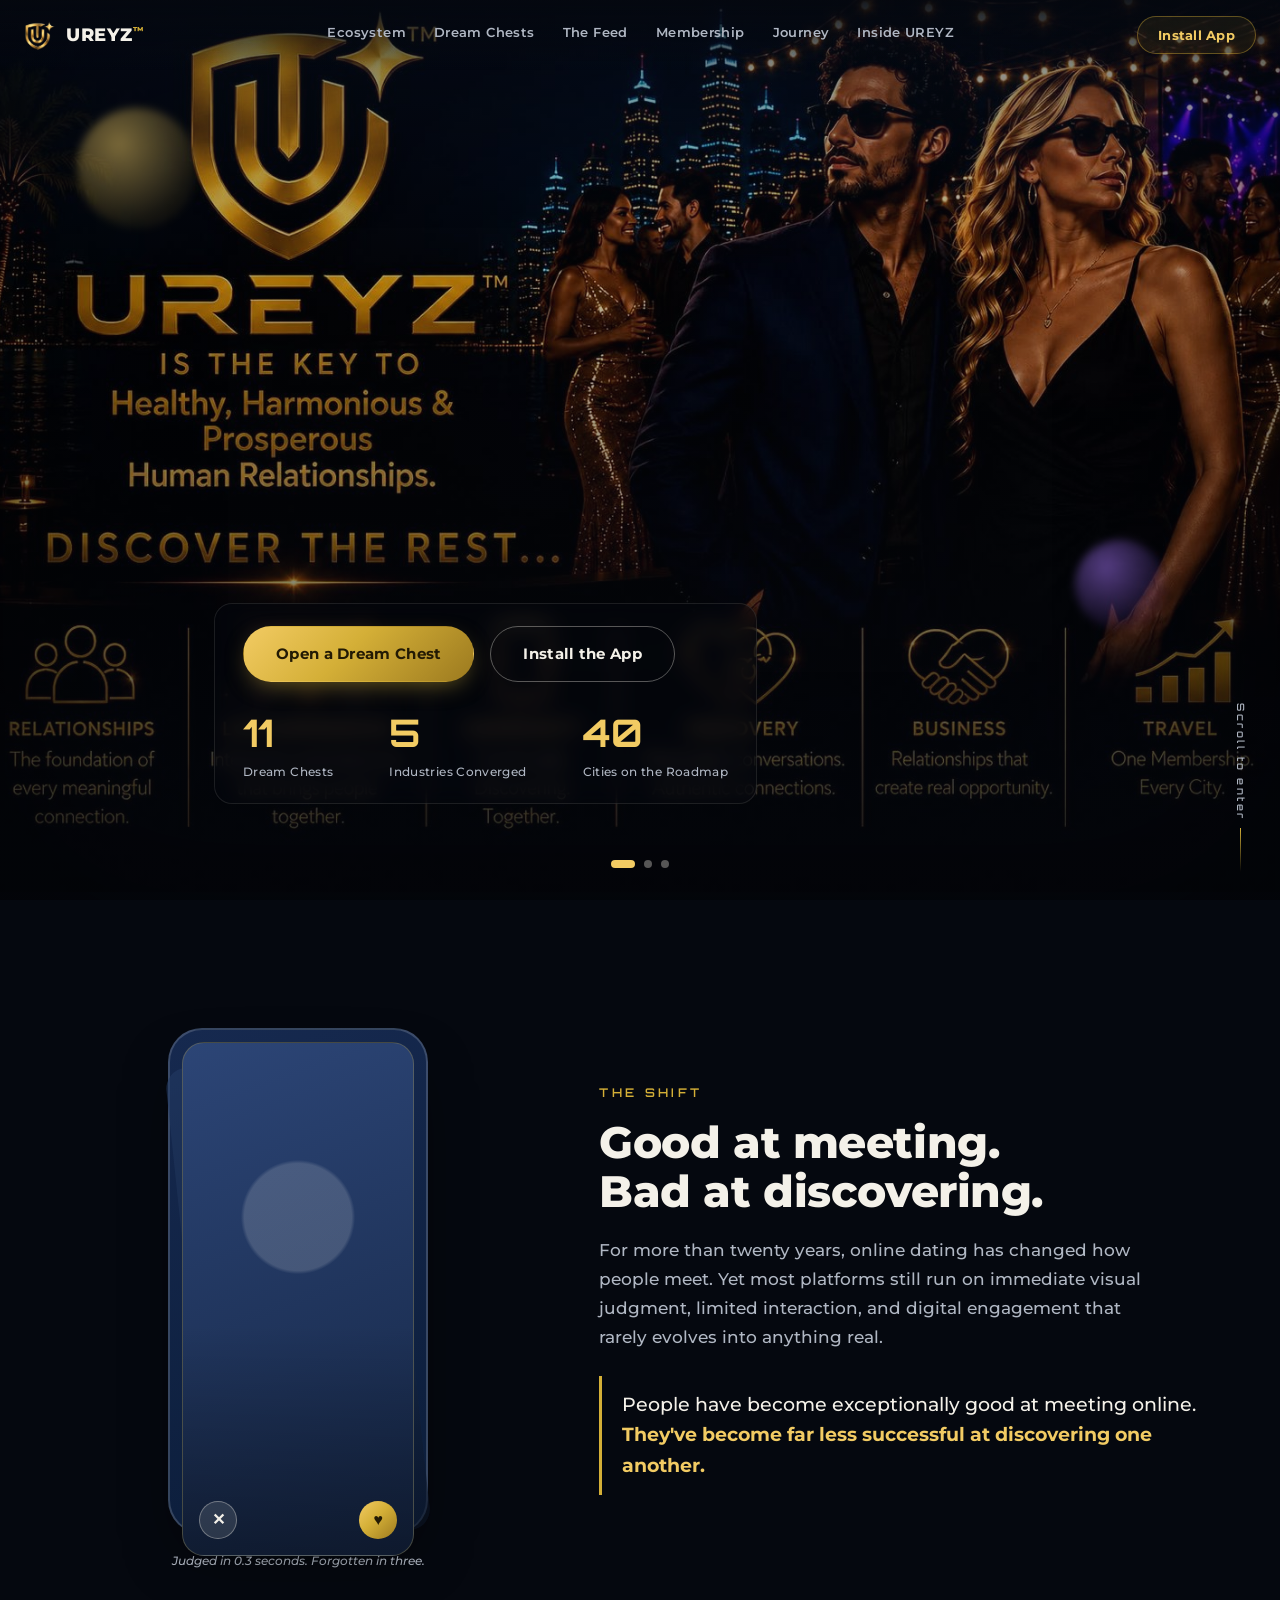
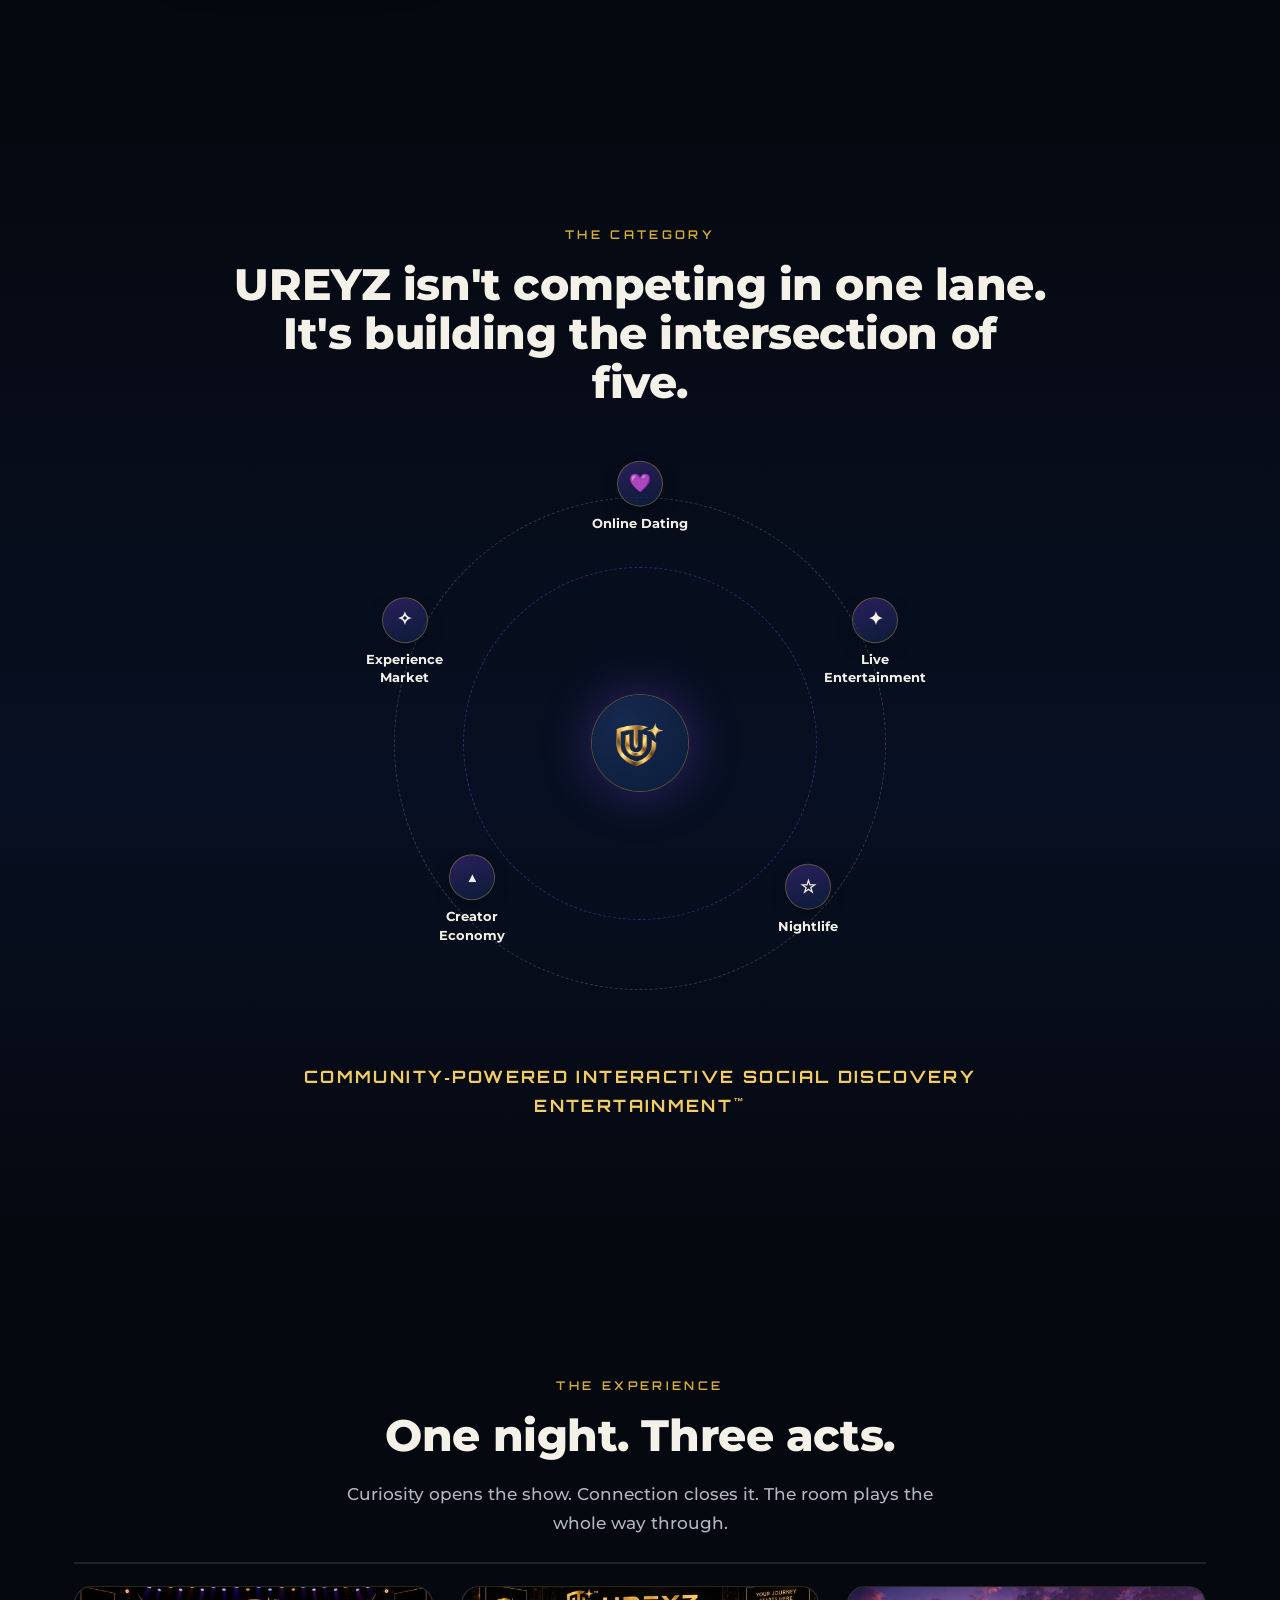
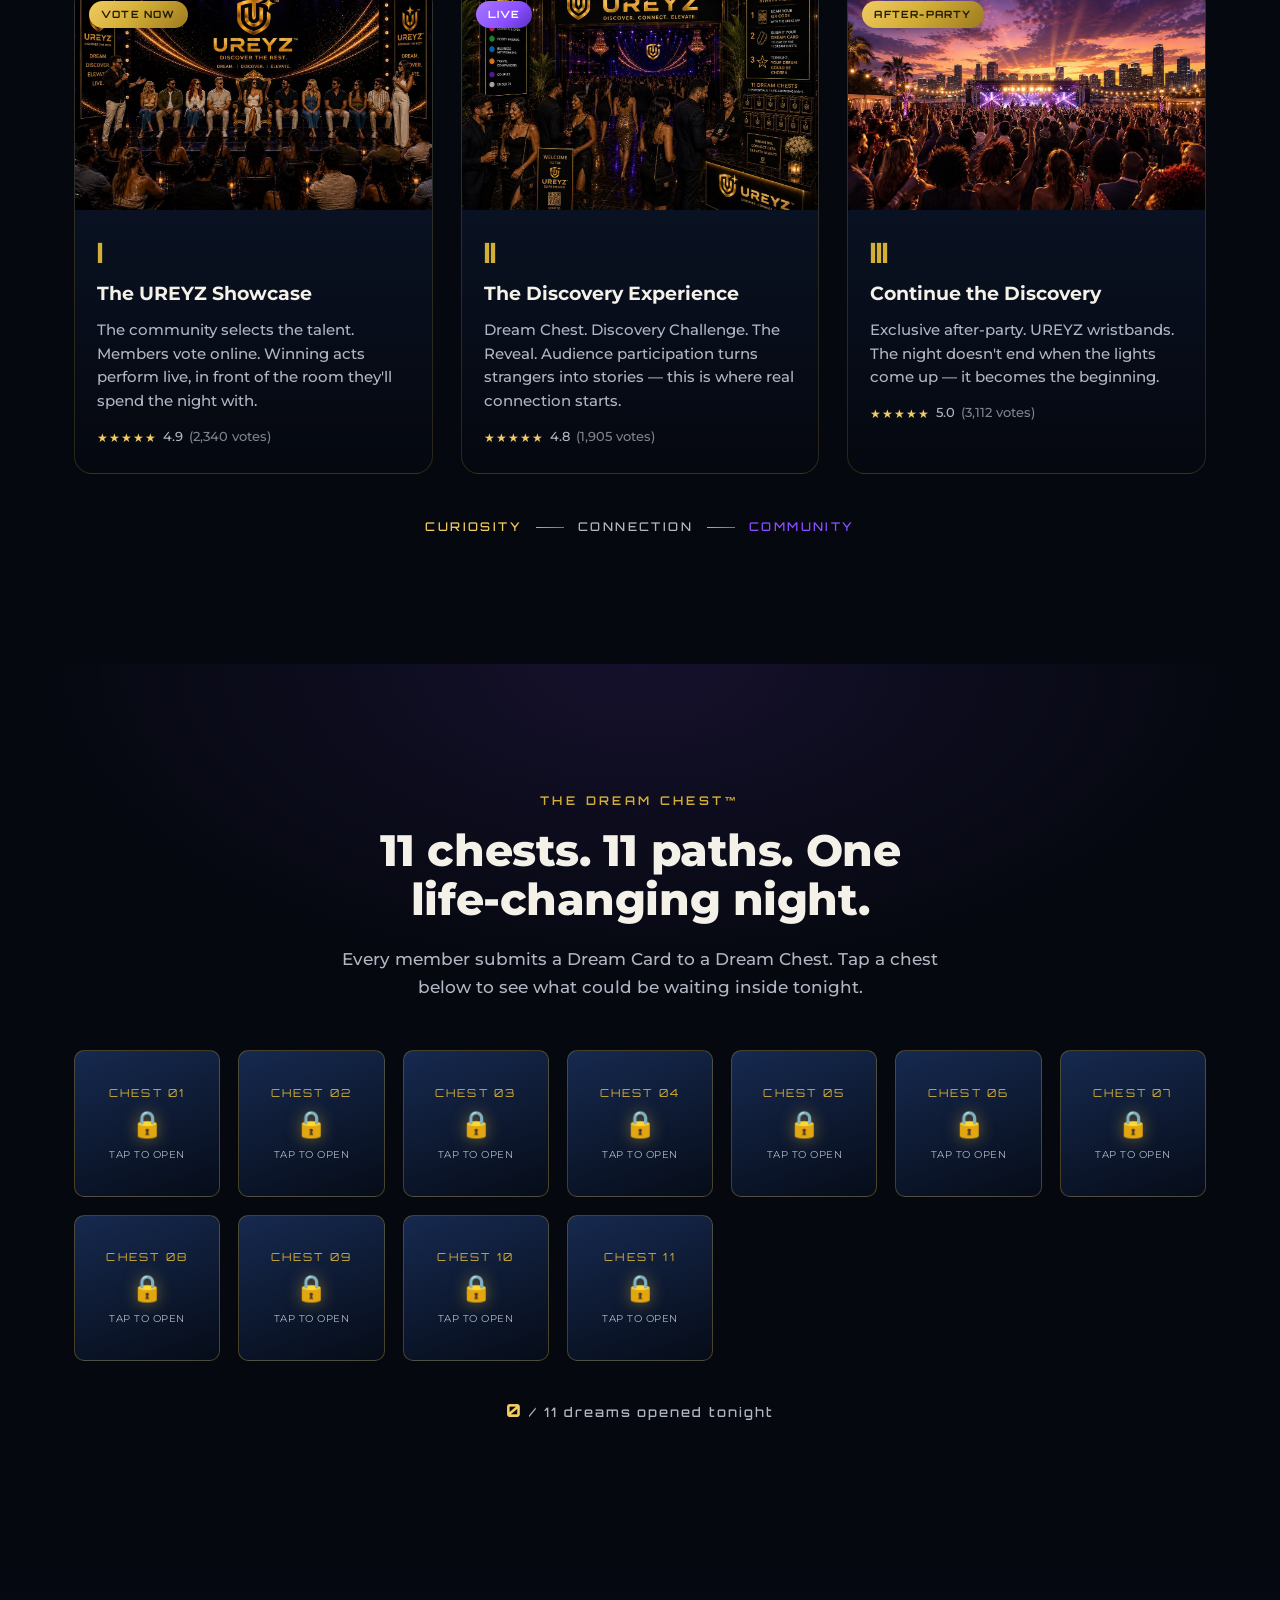
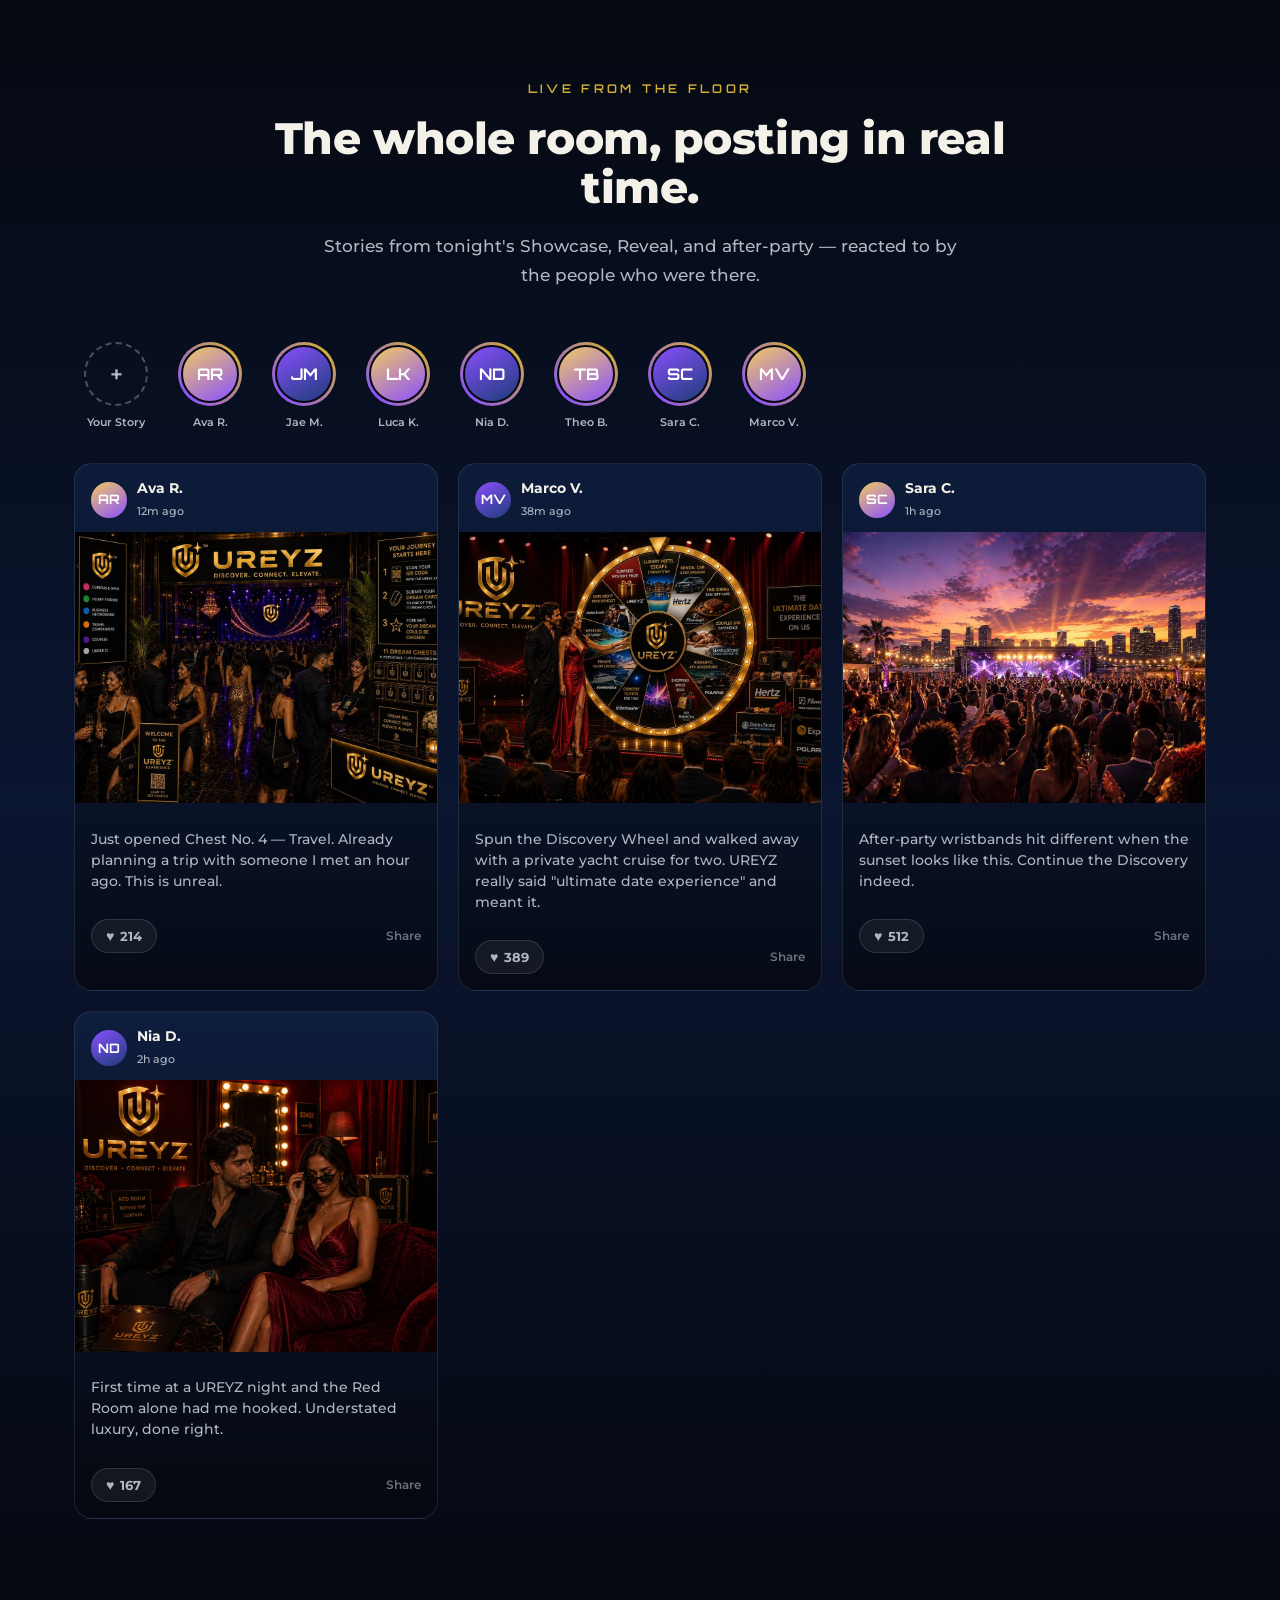
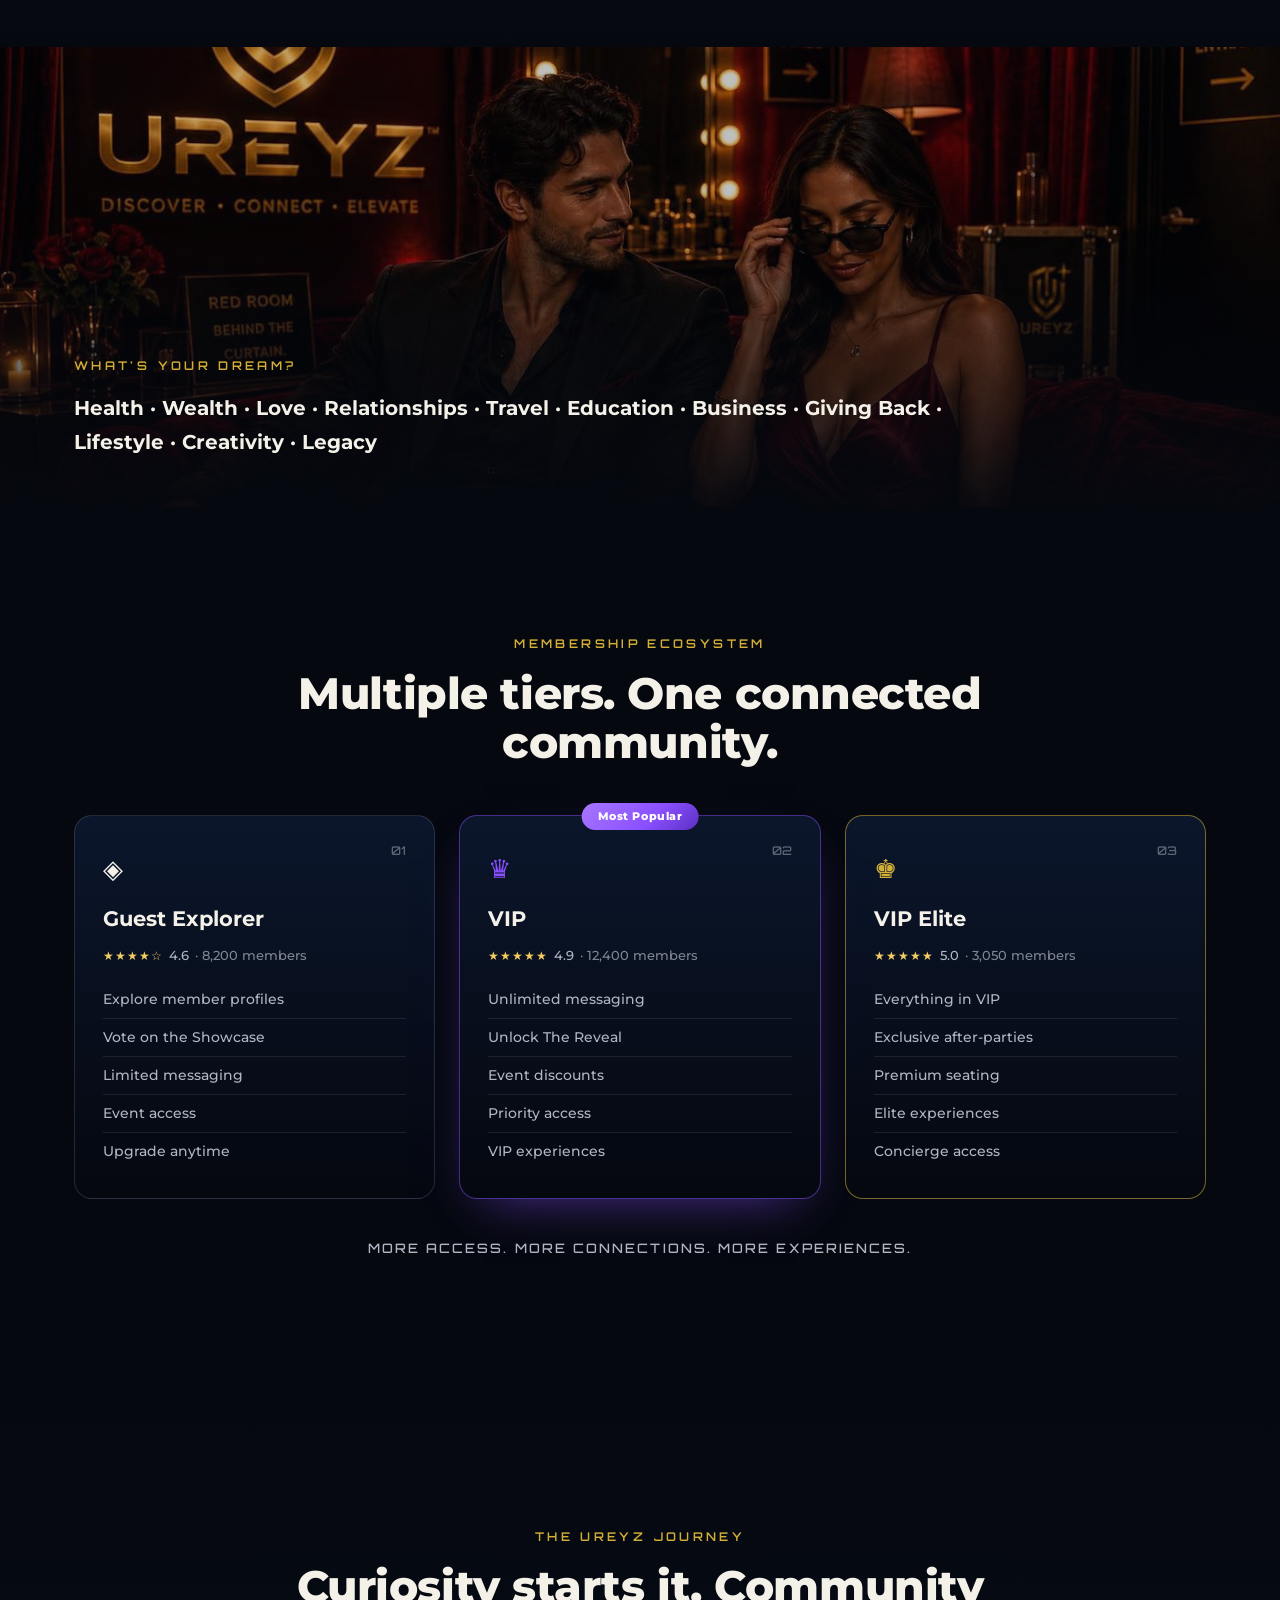
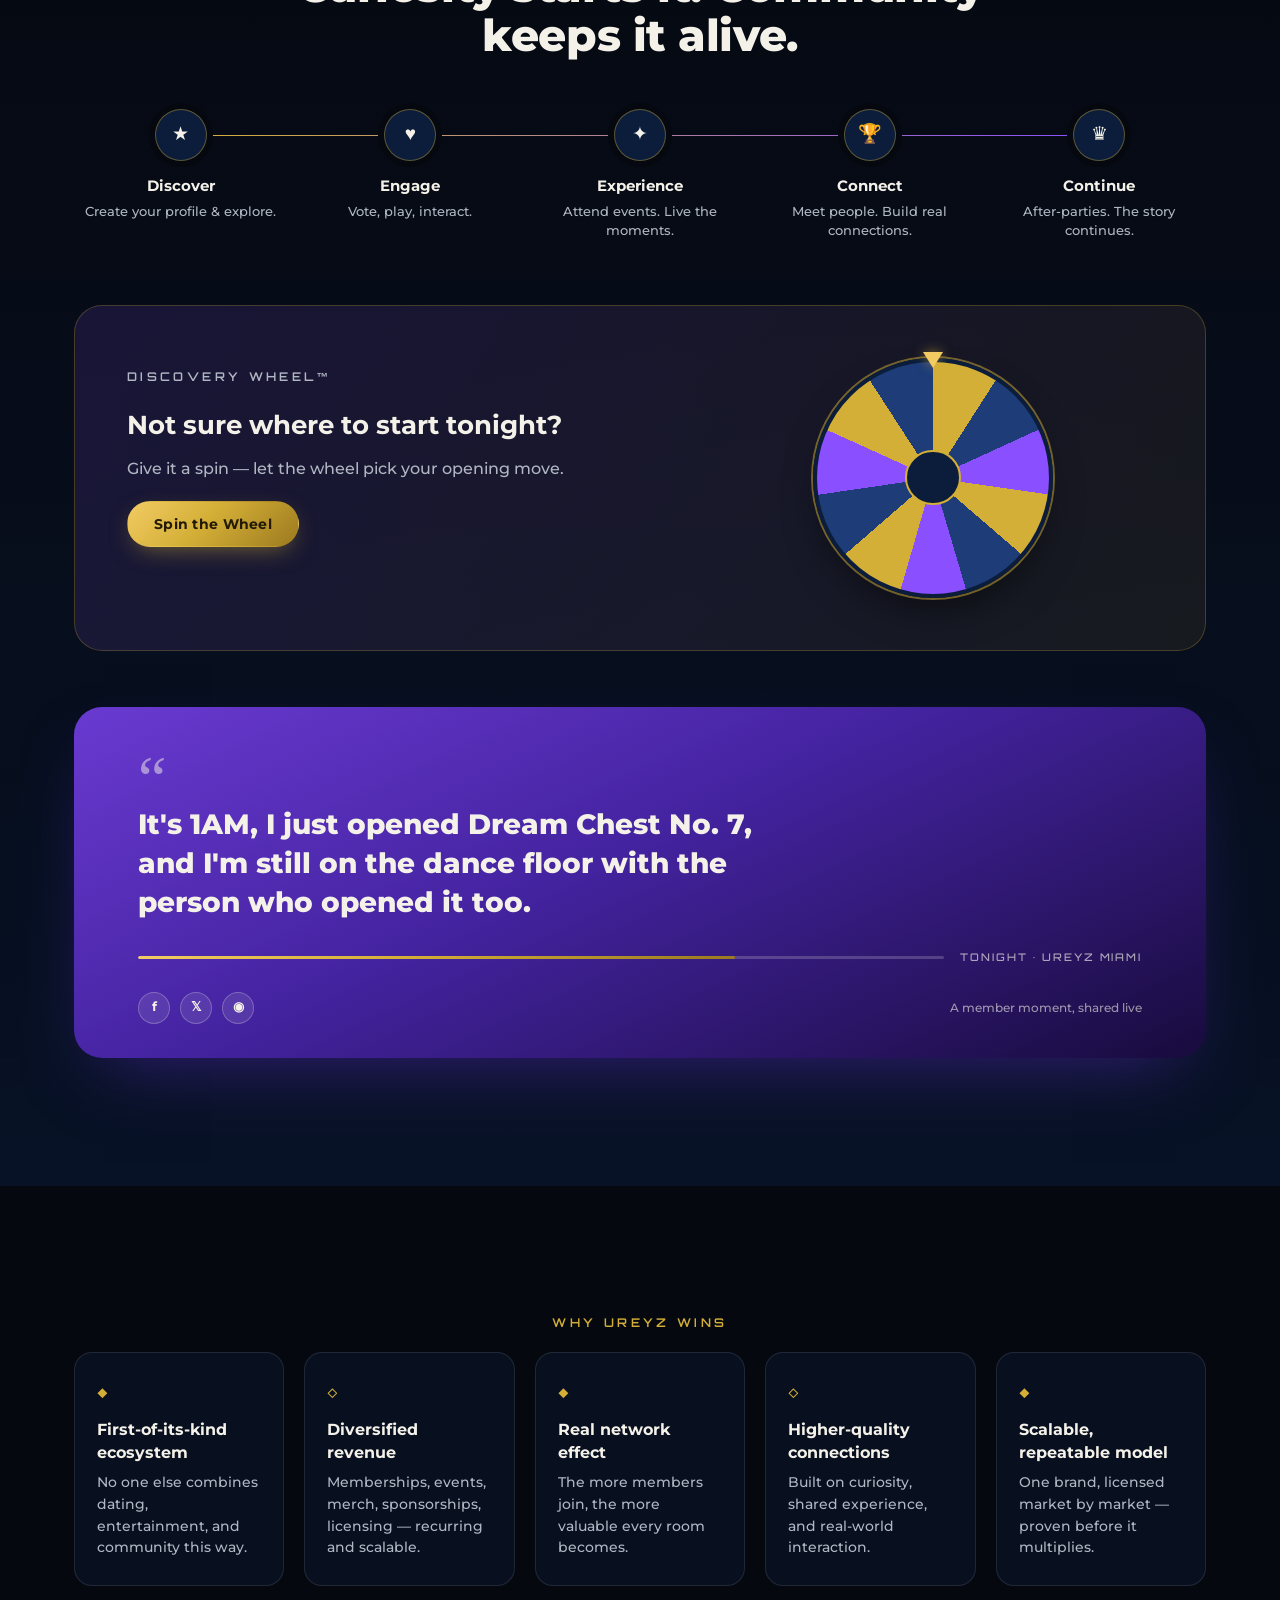
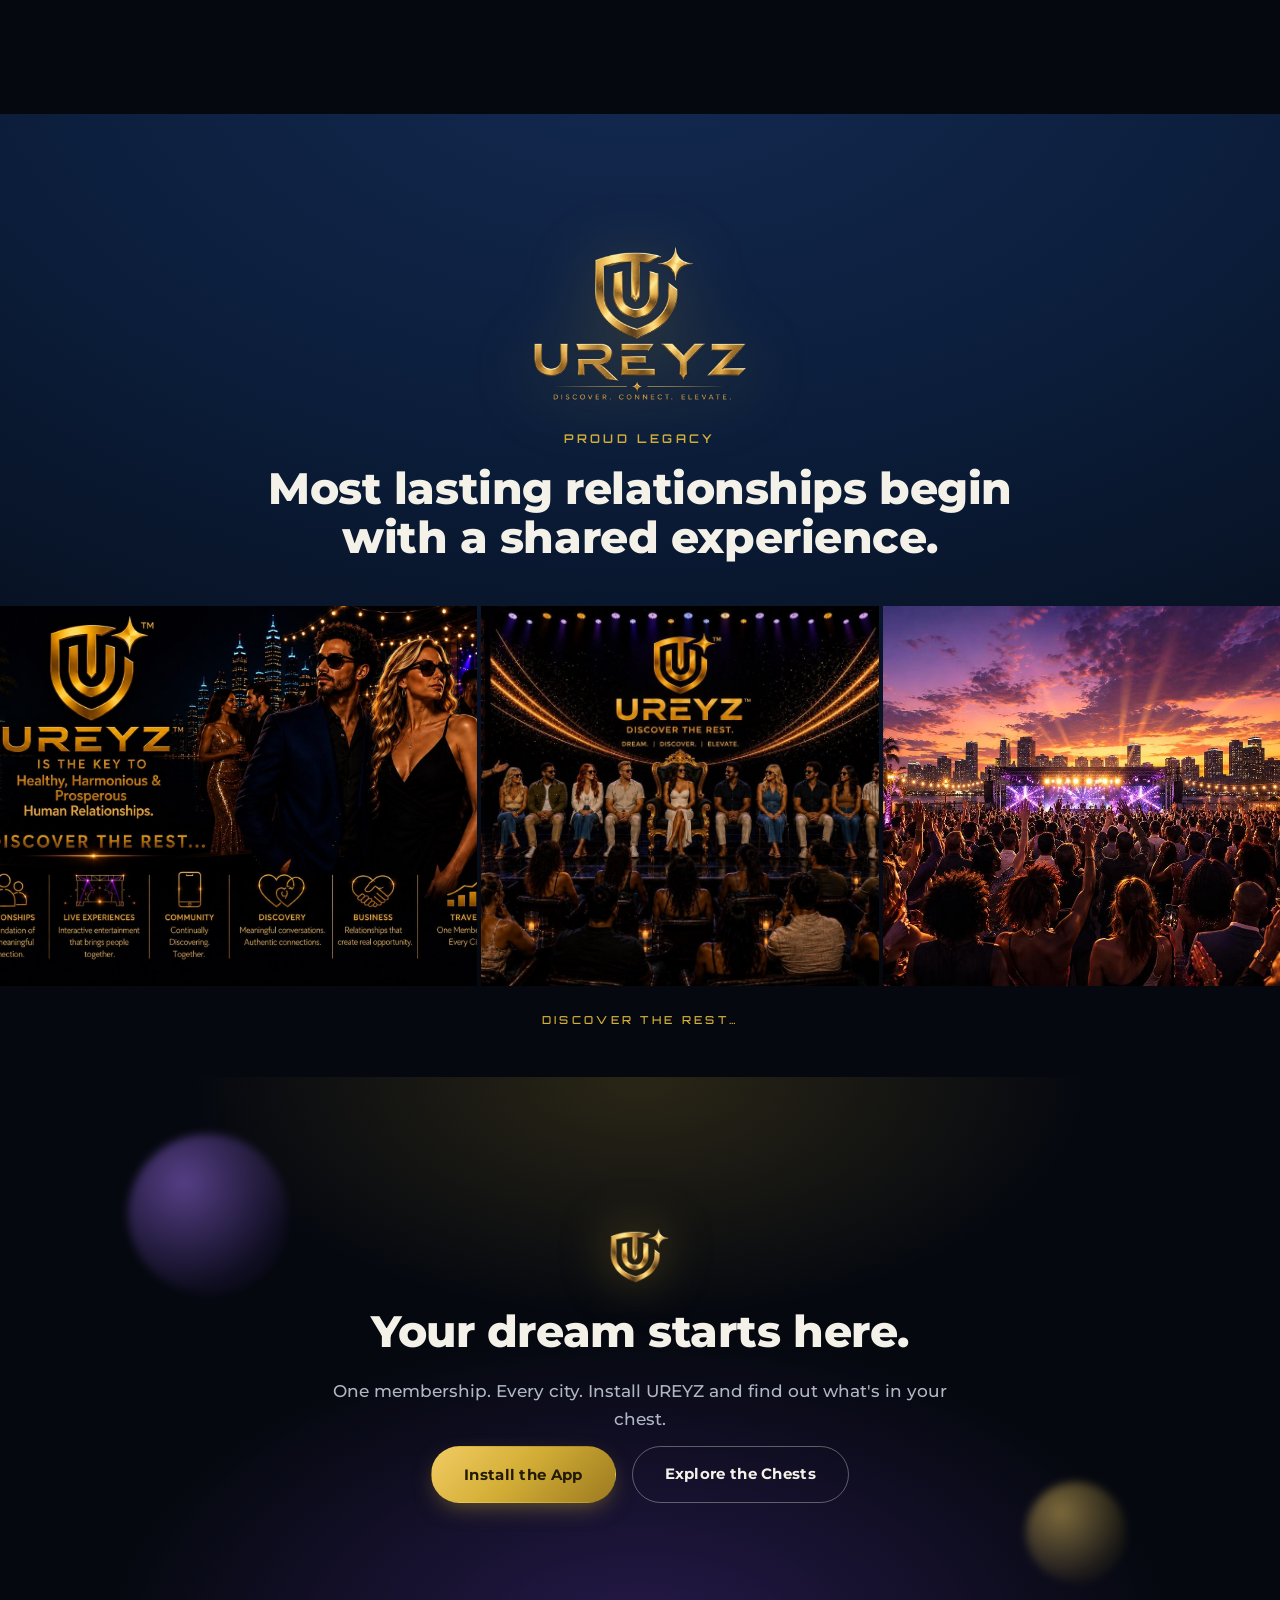
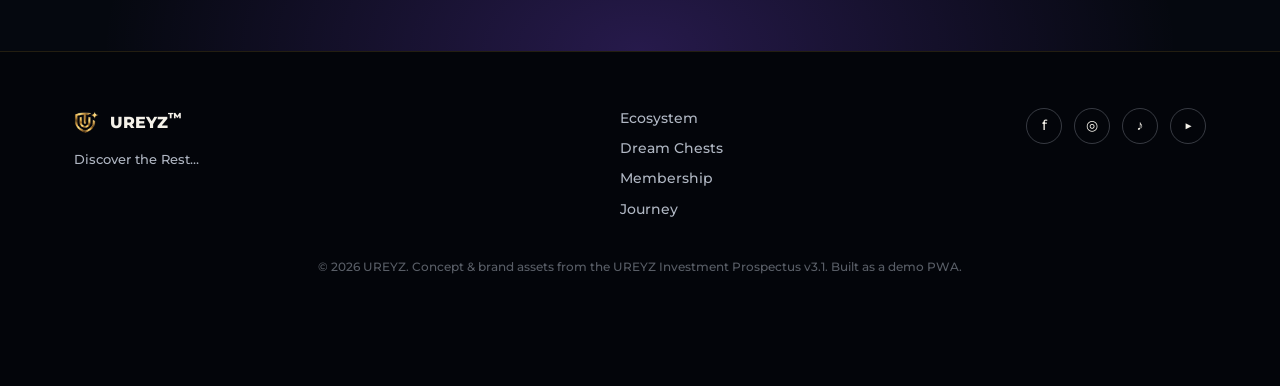
<file: index.html>
<!DOCTYPE html>
<html lang="en">
<head>
<meta charset="UTF-8">
<meta name="viewport" content="width=device-width, initial-scale=1, viewport-fit=cover">
<title>UREYZ — Discover the Rest.</title>
<meta name="description" content="UREYZ is community-powered interactive social discovery entertainment. Dream Chests, live showcases, and real connections — one membership, every city.">
<meta name="theme-color" content="#0B1D3A">

<link rel="manifest" href="manifest.json?v=2">
<link rel="icon" href="icons/favicon.png">
<link rel="apple-touch-icon" href="icons/apple-touch-icon.png">
<meta name="apple-mobile-web-app-capable" content="yes">
<meta name="apple-mobile-web-app-status-bar-style" content="black-translucent">
<meta name="apple-mobile-web-app-title" content="UREYZ">

<link rel="preconnect" href="https://fonts.googleapis.com">
<link rel="preconnect" href="https://fonts.gstatic.com" crossorigin>
<link href="https://fonts.googleapis.com/css2?family=Montserrat:ital,wght@0,400;0,500;0,600;0,700;0,800;0,900;1,600&family=Orbitron:wght@500;700;900&display=swap" rel="stylesheet">

<link rel="stylesheet" href="style.css?v=2">
</head>
<body>

<!-- ================= LOADER ================= -->
<div class="boot" id="boot" aria-hidden="true">
  <div class="boot-mark">
    <img src="assets/shield.png?v=2" alt="" class="boot-shield">
    <div class="boot-spark"></div>
  </div>
  <div class="boot-word">UREYZ</div>
  <div class="boot-line">DISCOVER THE REST…</div>
</div>

<!-- ================= TOP NAV ================= -->
<header class="topnav" id="topnav">
  <a href="#top" class="brand">
    <img src="assets/shield.png?v=2" alt="UREYZ" class="brand-mark">
    <span class="brand-word">UREYZ<sup>™</sup></span>
  </a>
  <nav class="topnav-links">
    <a href="#ecosystem">Ecosystem</a>
    <a href="#chests">Dream Chests</a>
    <a href="#feed">The Feed</a>
    <a href="#tiers">Membership</a>
    <a href="#journey">Journey</a>
    <a href="#brand-intro">Inside UREYZ</a>
  </nav>
  <button class="btn btn-ghost install-btn" id="installBtn" hidden>
    <span>Install App</span>
  </button>
  <button class="hamburger" id="hamburger" aria-label="Open menu" aria-expanded="false">
    <span></span><span></span><span></span>
  </button>
</header>

<!-- mobile drawer -->
<div class="drawer" id="drawer">
  <div class="drawer-blob"></div>
  <button class="drawer-close" id="drawerClose" aria-label="Close menu">✕</button>
  <div class="drawer-profile">
    <span class="shield-ico drawer-avatar" role="img" aria-label="UREYZ"></span>
    <h3>Discover the Rest</h3>
    <p>@ureyz&nbsp;·&nbsp;Guest Explorer</p>
  </div>
  <nav class="drawer-menu">
    <a href="#ecosystem"><span class="d-ico d-ico-1">✦</span>Ecosystem</a>
    <a href="#chests"><span class="d-ico d-ico-2">▣</span>Dream Chests</a>
    <a href="#feed"><span class="d-ico d-ico-3">♥</span>The Feed</a>
    <a href="#tiers"><span class="d-ico d-ico-4">♛</span>Membership</a>
    <a href="#journey"><span class="d-ico d-ico-5">➤</span>Journey</a>
    <a href="#brand-intro"><span class="d-ico d-ico-1">◎</span>Inside UREYZ</a>
  </nav>
  <button class="btn btn-gold drawer-cta" id="drawerInstall">Download the App</button>
</div>
<div class="drawer-scrim" id="drawerScrim"></div>

<main id="top">

  <!-- ================= HERO ================= -->
  <section class="hero" id="hero">
    <div class="hero-bg" id="heroBg">
      <div class="hero-slide active" style="background-image:url('assets/lifestyle-ad.jpg?v=2')" role="img" aria-label="UREYZ — most lasting relationships begin with a shared, fun, interactive entertainment experience" data-banner="true"></div>
      <div class="hero-slide" style="background-image:url('assets/hero-crowd.jpg?v=2')" role="img" aria-label="UREYZ Showcase stage with crowd and connection-type legend" data-banner="true"></div>
      <div class="hero-slide" style="background-image:url('assets/sunset-crowd.jpg?v=2')" role="img" aria-label="Sunset skyline concert crowd at a UREYZ event"></div>
      <div class="hero-scrim"></div>
      <div class="hero-vignette"></div>
      <div class="blob blob-gold blob-a" aria-hidden="true"></div>
      <div class="blob blob-purple blob-b" aria-hidden="true"></div>
    </div>

    <div class="hero-content">
      <div class="hero-headline-group">
        <p class="eyebrow eyebrow-hero"><span class="dot"></span>Community-Powered Interactive Social Discovery</p>
        <h1 class="hero-title">
          <span class="line">DISCOVER</span>
          <span class="line line-accent">THE REST<span class="ellipsis">…</span></span>
        </h1>
        <p class="hero-sub">Twenty years of swiping got people good at meeting online — and worse at discovering each other in real life. UREYZ turns curiosity into a live, three‑act experience where the whole room plays.</p>
      </div>
      <div class="hero-action-panel">
        <div class="hero-cta">
          <a href="#chests" class="btn btn-gold btn-lg">
            <span>Open a Dream Chest</span>
          </a>
          <button class="btn btn-outline btn-lg" id="heroInstallBtn">
            <span>Install the App</span>
          </button>
        </div>

        <div class="hero-stats">
          <div class="hstat"><span class="hstat-num" data-count="11">0</span><span class="hstat-label">Dream Chests</span></div>
          <div class="hstat"><span class="hstat-num" data-count="5">0</span><span class="hstat-label">Industries Converged</span></div>
          <div class="hstat"><span class="hstat-num" data-count="40">0</span><span class="hstat-label">Cities on the Roadmap</span></div>
        </div>
      </div>
    </div>

    <div class="hero-dots" id="heroDots"></div>

    <div class="scroll-cue" aria-hidden="true">
      <span>Scroll to enter</span>
      <div class="scroll-cue-line"></div>
    </div>
  </section>

  <!-- ================= THE SHIFT / PROBLEM ================= -->
  <section class="shift" id="shift">
    <div class="section-inner shift-grid">
      <div class="shift-visual">
        <div class="phone-mock">
          <div class="phone-notch"></div>
          <div class="swipe-card swipe-card-back">
            <div class="swipe-face"></div>
          </div>
          <div class="swipe-card swipe-card-front" id="swipeCard">
            <div class="swipe-face"></div>
            <div class="swipe-choice swipe-x">✕</div>
            <div class="swipe-choice swipe-heart">♥</div>
          </div>
          <div class="swipe-caption">Judged in 0.3 seconds. Forgotten in three.</div>
        </div>
      </div>
      <div class="shift-copy">
        <p class="eyebrow">The Shift</p>
        <h2 class="h2">Good at meeting.<br>Bad at discovering.</h2>
        <p class="lead">For more than twenty years, online dating has changed how people meet. Yet most platforms still run on immediate visual judgment, limited interaction, and digital engagement that rarely evolves into anything real.</p>
        <p class="callout">People have become exceptionally good at meeting online.<br><strong>They've become far less successful at discovering one another.</strong></p>
      </div>
    </div>
  </section>

  <!-- ================= THE CATEGORY / OPPORTUNITY ================= -->
  <section class="category" id="ecosystem">
    <div class="section-inner">
      <p class="eyebrow eyebrow-center">The Category</p>
      <h2 class="h2 h2-center">UREYZ isn't competing in one lane.<br>It's building the intersection of five.</h2>

      <div class="orbit-wrap">
        <div class="orbit-core">
          <img src="assets/shield.png?v=2" alt="">
        </div>
        <div class="orbit-ring"></div>
        <ul class="orbit-list">
          <li class="orbit-item oi-1"><span class="orbit-ico">💜</span><span>Online Dating</span></li>
          <li class="orbit-item oi-2"><span class="orbit-ico">✦</span><span>Live Entertainment</span></li>
          <li class="orbit-item oi-3"><span class="orbit-ico">☆</span><span>Nightlife</span></li>
          <li class="orbit-item oi-4"><span class="orbit-ico">▲</span><span>Creator Economy</span></li>
          <li class="orbit-item oi-5"><span class="orbit-ico">✧</span><span>Experience Market</span></li>
        </ul>
      </div>

      <p class="category-tag">COMMUNITY‑POWERED INTERACTIVE SOCIAL DISCOVERY ENTERTAINMENT<span class="tm">™</span></p>
    </div>
  </section>

  <!-- ================= THREE ACT EXPERIENCE ================= -->
  <section class="acts" id="acts">
    <div class="section-inner">
      <p class="eyebrow eyebrow-center">The Experience</p>
      <h2 class="h2 h2-center">One night. Three acts.</h2>
      <p class="lead lead-center">Curiosity opens the show. Connection closes it. The room plays the whole way through.</p>

      <div class="act-track">
        <div class="act-progress"><div class="act-progress-fill" id="actProgress"></div></div>

        <article class="act-card" data-act="1">
          <div class="act-media">
            <span class="act-chip">VOTE NOW</span>
            <img src="assets/showcase-panel.jpg?v=2" alt="Hosts and community members on the UREYZ Showcase stage" loading="lazy">
          </div>
          <div class="act-body">
            <span class="act-num">I</span>
            <h3>The UREYZ Showcase</h3>
            <p>The community selects the talent. Members vote online. Winning acts perform live, in front of the room they'll spend the night with.</p>
            <div class="act-rating"><span class="stars">★★★★★</span> 4.9 <em>(2,340 votes)</em></div>
          </div>
        </article>

        <article class="act-card" data-act="2">
          <div class="act-media">
            <span class="act-chip act-chip-purple">LIVE</span>
            <img src="assets/dream-chests.jpg?v=2" alt="Guests submitting Dream Cards at the Dream Chest wall" loading="lazy">
          </div>
          <div class="act-body">
            <span class="act-num">II</span>
            <h3>The Discovery Experience</h3>
            <p>Dream Chest. Discovery Challenge. The Reveal. Audience participation turns strangers into stories — this is where real connection starts.</p>
            <div class="act-rating"><span class="stars">★★★★★</span> 4.8 <em>(1,905 votes)</em></div>
          </div>
        </article>

        <article class="act-card" data-act="3">
          <div class="act-media">
            <span class="act-chip act-chip-gold">AFTER-PARTY</span>
            <img src="assets/sunset-crowd.jpg?v=2" alt="Crowd at the UREYZ after-party" loading="lazy">
          </div>
          <div class="act-body">
            <span class="act-num">III</span>
            <h3>Continue the Discovery</h3>
            <p>Exclusive after-party. UREYZ wristbands. The night doesn't end when the lights come up — it becomes the beginning.</p>
            <div class="act-rating"><span class="stars">★★★★★</span> 5.0 <em>(3,112 votes)</em></div>
          </div>
        </article>
      </div>

      <div class="act-flow">
        <span>Curiosity</span><i></i><span>Connection</span><i></i><span>Community</span>
      </div>
    </div>
  </section>

  <!-- ================= DREAM CHESTS (SIGNATURE INTERACTIVE) ================= -->
  <section class="chests-section" id="chests">
    <div class="section-inner">
      <p class="eyebrow eyebrow-center">The Dream Chest™</p>
      <h2 class="h2 h2-center">11 chests. 11 paths. One life‑changing night.</h2>
      <p class="lead lead-center">Every member submits a Dream Card to a Dream Chest. Tap a chest below to see what could be waiting inside tonight.</p>

      <div class="chest-grid" id="chestGrid"><!-- injected by JS --></div>

      <div class="chest-status" id="chestStatus">
        <span id="chestCount">0</span> / 11 dreams opened tonight
      </div>
    </div>
  </section>

  <!-- ================= THE FEED (social / stories / reactions) ================= -->
  <section class="feed-section" id="feed">
    <div class="section-inner">
      <p class="eyebrow eyebrow-center">Live From The Floor</p>
      <h2 class="h2 h2-center">The whole room, posting in real time.</h2>
      <p class="lead lead-center">Stories from tonight's Showcase, Reveal, and after-party — reacted to by the people who were there.</p>

      <!-- Stories row -->
      <div class="stories-row" id="storiesRow">
        <div class="story story-add">
          <div class="story-ring story-ring-add"><span>+</span></div>
          <span>Your Story</span>
        </div>
        <!-- injected by JS -->
      </div>

      <!-- Feed cards -->
      <div class="feed-grid" id="feedGrid"><!-- injected by JS --></div>
    </div>
  </section>

  <!-- ================= VIP / DREAM CARDS STRIP ================= -->
  <section class="vip-strip" id="vipstrip">
    <img src="assets/vip-checkin.jpg?v=2" alt="Guests relaxing in the UREYZ Red Room VIP lounge, just off the stage entrance" loading="lazy">
    <div class="vip-strip-copy">
      <p class="eyebrow">What's Your Dream?</p>
      <h3>Health · Wealth · Love · Relationships · Travel · Education · Business · Giving Back · Lifestyle · Creativity · Legacy</h3>
    </div>
  </section>

  <!-- ================= MEMBERSHIP TIERS ================= -->
  <section class="tiers" id="tiers">
    <div class="section-inner">
      <p class="eyebrow eyebrow-center">Membership Ecosystem</p>
      <h2 class="h2 h2-center">Multiple tiers. One connected community.</h2>

      <div class="tier-grid">
        <article class="tier-card tier-explorer">
          <div class="tier-icon">◈</div>
          <span class="tier-rank">01</span>
          <h3>Guest Explorer</h3>
          <div class="tier-social"><span class="stars">★★★★☆</span> 4.6 <em>· 8,200 members</em></div>
          <ul>
            <li>Explore member profiles</li>
            <li>Vote on the Showcase</li>
            <li>Limited messaging</li>
            <li>Event access</li>
            <li>Upgrade anytime</li>
          </ul>
        </article>

        <article class="tier-card tier-vip">
          <div class="tier-badge">Most Popular</div>
          <div class="tier-icon">♛</div>
          <span class="tier-rank">02</span>
          <h3>VIP</h3>
          <div class="tier-social"><span class="stars">★★★★★</span> 4.9 <em>· 12,400 members</em></div>
          <ul>
            <li>Unlimited messaging</li>
            <li>Unlock The Reveal</li>
            <li>Event discounts</li>
            <li>Priority access</li>
            <li>VIP experiences</li>
          </ul>
        </article>

        <article class="tier-card tier-elite">
          <div class="tier-icon">♚</div>
          <span class="tier-rank">03</span>
          <h3>VIP Elite</h3>
          <div class="tier-social"><span class="stars">★★★★★</span> 5.0 <em>· 3,050 members</em></div>
          <ul>
            <li>Everything in VIP</li>
            <li>Exclusive after-parties</li>
            <li>Premium seating</li>
            <li>Elite experiences</li>
            <li>Concierge access</li>
          </ul>
        </article>
      </div>
      <p class="tiers-tag">MORE ACCESS. MORE CONNECTIONS. MORE EXPERIENCES.</p>
    </div>
  </section>

  <!-- ================= JOURNEY ================= -->
  <section class="journey" id="journey">
    <div class="section-inner">
      <p class="eyebrow eyebrow-center">The UREYZ Journey</p>
      <h2 class="h2 h2-center">Curiosity starts it. Community keeps it alive.</h2>

      <div class="journey-track">
        <div class="journey-step" data-step="1">
          <div class="journey-ico">★</div>
          <h4>Discover</h4>
          <p>Create your profile &amp; explore.</p>
        </div>
        <div class="journey-step" data-step="2">
          <div class="journey-ico">♥</div>
          <h4>Engage</h4>
          <p>Vote, play, interact.</p>
        </div>
        <div class="journey-step" data-step="3">
          <div class="journey-ico">✦</div>
          <h4>Experience</h4>
          <p>Attend events. Live the moments.</p>
        </div>
        <div class="journey-step" data-step="4">
          <div class="journey-ico">🏆</div>
          <h4>Connect</h4>
          <p>Meet people. Build real connections.</p>
        </div>
        <div class="journey-step" data-step="5">
          <div class="journey-ico">♛</div>
          <h4>Continue</h4>
          <p>After-parties. The story continues.</p>
        </div>
      </div>

      <!-- Bonus: Discovery Wheel mini-game -->
      <div class="wheel-widget">
        <div class="wheel-copy">
          <p class="eyebrow">Discovery Wheel™</p>
          <h3>Not sure where to start tonight?</h3>
          <p>Give it a spin — let the wheel pick your opening move.</p>
          <button class="btn btn-gold" id="spinBtn">Spin the Wheel</button>
          <p class="wheel-result" id="wheelResult" aria-live="polite">&nbsp;</p>
        </div>
        <div class="wheel-visual">
          <div class="wheel-pointer"></div>
          <div class="wheel-disc" id="wheelDisc"></div>
        </div>
      </div>

      <!-- Tonight's Highlight — bold quote moment -->
      <div class="highlight-card">
        <div class="highlight-quote-mark">&ldquo;</div>
        <p class="highlight-quote">It's 1AM, I just opened Dream Chest No. 7, and I'm still on the dance floor with the person who opened it too.</p>
        <div class="highlight-meta">
          <span class="highlight-progress"><span class="highlight-progress-fill"></span></span>
          <span class="highlight-time">TONIGHT · UREYZ MIAMI</span>
        </div>
        <div class="highlight-foot">
          <div class="highlight-social">
            <a href="#" aria-label="Share to Facebook">f</a>
            <a href="#" aria-label="Share to X">𝕏</a>
            <a href="#" aria-label="Share to Reddit">◉</a>
          </div>
          <span class="highlight-credit">A member moment, shared live</span>
        </div>
      </div>
    </div>
  </section>

  <!-- ================= WHY UREYZ WINS ================= -->
  <section class="why" id="why">
    <div class="section-inner">
      <p class="eyebrow eyebrow-center">Why UREYZ Wins</p>
      <div class="why-grid">
        <div class="why-card"><span class="why-ico">◆</span><h4>First-of-its-kind ecosystem</h4><p>No one else combines dating, entertainment, and community this way.</p></div>
        <div class="why-card"><span class="why-ico">◇</span><h4>Diversified revenue</h4><p>Memberships, events, merch, sponsorships, licensing — recurring and scalable.</p></div>
        <div class="why-card"><span class="why-ico">◆</span><h4>Real network effect</h4><p>The more members join, the more valuable every room becomes.</p></div>
        <div class="why-card"><span class="why-ico">◇</span><h4>Higher-quality connections</h4><p>Built on curiosity, shared experience, and real-world interaction.</p></div>
        <div class="why-card"><span class="why-ico">◆</span><h4>Scalable, repeatable model</h4><p>One brand, licensed market by market — proven before it multiplies.</p></div>
      </div>
    </div>
  </section>

  <!-- ================= BRAND INTRO (moved above final CTA) ================= -->
  <section class="brand-intro" id="brand-intro">
    <div class="section-inner brand-intro-inner">
      <img src="assets/logo-lockup.png?v=2" alt="UREYZ — Discover. Connect. Elevate." class="brand-lockup">
      <p class="eyebrow eyebrow-center">Proud Legacy</p>
      <p class="h2 h2-center brand-intro-h">Most lasting relationships begin<br>with a shared experience.</p>
    </div>
    <div class="gallery-strip brand-intro-strip">
      <img src="assets/lifestyle-ad.jpg?v=2" alt="UREYZ members at a rooftop city event" loading="lazy">
      <img src="assets/showcase-panel.jpg?v=2" alt="Hosts and community members on the UREYZ Showcase stage" loading="lazy">
      <img src="assets/sunset-crowd.jpg?v=2" alt="Sunset skyline concert crowd at a UREYZ event" loading="lazy">
    </div>
    <p class="brand-intro-tag">DISCOVER THE REST…</p>
  </section>

  <!-- ================= FINAL CTA ================= -->
  <section class="final-cta" id="join">
    <div class="final-cta-bg"></div>
    <div class="blob blob-purple blob-c" aria-hidden="true"></div>
    <div class="blob blob-gold blob-d" aria-hidden="true"></div>
    <div class="section-inner final-cta-inner">
      <img src="assets/shield.png?v=2" alt="" class="final-mark">
      <h2 class="h2 h2-center">Your dream starts here.</h2>
      <p class="lead lead-center">One membership. Every city. Install UREYZ and find out what's in your chest.</p>
      <div class="hero-cta hero-cta-center">
        <button class="btn btn-gold btn-lg" id="finalInstallBtn"><span>Install the App</span></button>
        <a href="#chests" class="btn btn-outline btn-lg"><span>Explore the Chests</span></a>
      </div>
    </div>
  </section>

</main>

<!-- ================= FOOTER ================= -->
<footer class="site-footer">
  <div class="section-inner footer-grid">
    <div class="footer-brand">
      <img src="assets/shield.png?v=2" alt="UREYZ">
      <span>UREYZ<sup>™</sup></span>
      <p>Discover the Rest…</p>
    </div>
    <div class="footer-links">
      <a href="#ecosystem">Ecosystem</a>
      <a href="#chests">Dream Chests</a>
      <a href="#tiers">Membership</a>
      <a href="#journey">Journey</a>
    </div>
    <div class="footer-social">
      <a href="#" aria-label="Facebook">f</a>
      <a href="#" aria-label="Instagram">◎</a>
      <a href="#" aria-label="TikTok">♪</a>
      <a href="#" aria-label="YouTube">▶</a>
    </div>
  </div>
  <p class="footer-fine">© 2026 UREYZ. Concept &amp; brand assets from the UREYZ Investment Prospectus v3.1. Built as a demo PWA.</p>
</footer>

<!-- ================= APP TAB BAR (mobile, installed-app feel) ================= -->
<nav class="tabbar" id="tabbar">
  <a href="#top" class="tab active" data-target="top"><span class="tab-ico">⌂</span>Home</a>
  <a href="#chests" class="tab" data-target="chests"><span class="tab-ico">▣</span>Chests</a>
  <a href="#tiers" class="tab" data-target="tiers"><span class="tab-ico">♛</span>Tiers</a>
  <a href="#journey" class="tab" data-target="journey"><span class="tab-ico">➤</span>Journey</a>
  <a href="#join" class="tab" data-target="join"><span class="tab-ico">✦</span>Join</a>
</nav>

<!-- toast for install / chest events -->
<div class="toast" id="toast"></div>

<script src="app.js?v=2"></script>
</body>
</html>
</file>
<file: style.css>
/* =========================================================
   UREYZ — Design Tokens
   Navy #0B1D3A · Void #05080F · Royal Blue #1D3C78
   Gold #D4AF37 · Purple #8A4FFF · Silver #B0B7C3
   Display/Body: Montserrat · HUD accent: Orbitron
   ========================================================= */
:root{
  --navy: #0B1D3A;
  --void: #05080F;
  --royal: #1D3C78;
  --royal-soft: #16294f;
  --gold: #D4AF37;
  --gold-bright: #F2CB63;
  --purple: #8A4FFF;
  --purple-soft: #6a3ad1;
  --silver: #B0B7C3;
  --ivory: #F4F1E9;

  --grad-gold: linear-gradient(135deg, #F2CB63 0%, #D4AF37 45%, #9c7a1f 100%);
  --grad-purple: linear-gradient(135deg, #a877ff 0%, #8A4FFF 60%, #5a2fc2 100%);
  --grad-bg: radial-gradient(120% 100% at 50% -10%, #142a52 0%, #0B1D3A 45%, #05080F 100%);

  --font-display: 'Montserrat', sans-serif;
  --font-hud: 'Orbitron', sans-serif;

  --radius-sm: 10px;
  --radius-md: 18px;
  --radius-lg: 28px;

  --ease: cubic-bezier(.16,.84,.44,1);
  --section-pad: clamp(64px, 10vw, 128px);
}

*,*::before,*::after{ box-sizing:border-box; }
html{ scroll-behavior:smooth; scroll-padding-top:84px; overflow-x:hidden; width:100%; }
@media (prefers-reduced-motion: reduce){
  html{ scroll-behavior:auto; }
  *{ animation-duration:0.001ms !important; animation-iteration-count:1 !important; transition-duration:0.001ms !important; }
}

body{
  margin:0;
  background:var(--void);
  color:var(--ivory);
  font-family:var(--font-display);
  font-weight:500;
  line-height:1.5;
  -webkit-font-smoothing:antialiased;
  overflow-x:hidden;
}

img{ max-width:100%; display:block; }
a{ color:inherit; text-decoration:none; }
ul{ margin:0; padding:0; list-style:none; }
button{ font-family:inherit; cursor:pointer; }

::selection{ background:var(--gold); color:var(--navy); }

.section-inner{
  max-width:1180px;
  margin:0 auto;
  padding:0 24px;
}

.eyebrow{
  font-family:var(--font-hud);
  font-size:12px;
  letter-spacing:.28em;
  text-transform:uppercase;
  color:var(--gold);
  font-weight:600;
  display:flex;
  align-items:center;
  gap:10px;
  margin:0 0 16px;
}
.eyebrow-hero{ color:var(--gold-bright); }
.eyebrow .dot{ width:6px; height:6px; border-radius:50%; background:var(--gold); box-shadow:0 0 10px var(--gold); }
.eyebrow-center{ justify-content:center; text-align:center; }

.h2{
  font-size:clamp(28px, 4vw, 44px);
  font-weight:800;
  line-height:1.12;
  margin:0 0 20px;
  letter-spacing:-.01em;
}
.h2-center{ text-align:center; max-width:820px; margin-left:auto; margin-right:auto; }

.lead{ color:var(--silver); font-size:17px; line-height:1.7; max-width:52ch; margin:0 0 12px; }
.lead-center{ text-align:center; max-width:640px; margin-left:auto; margin-right:auto; }

.callout{
  font-size:19px;
  line-height:1.6;
  color:var(--ivory);
  border-left:3px solid var(--gold);
  padding:14px 0 14px 20px;
  margin-top:24px;
}
.callout strong{ color:var(--gold-bright); }

/* ---------- buttons ---------- */
.btn{
  display:inline-flex;
  align-items:center;
  justify-content:center;
  gap:8px;
  border-radius:999px;
  border:1px solid transparent;
  padding:13px 26px;
  font-weight:700;
  font-size:14px;
  letter-spacing:.02em;
  transition:transform .25s var(--ease), box-shadow .25s var(--ease), background .25s var(--ease), border-color .25s var(--ease);
  white-space:nowrap;
}
.btn-lg{ padding:16px 32px; font-size:15px; }
.btn-gold{
  background:var(--grad-gold);
  color:#231a04;
  box-shadow:0 8px 24px -8px rgba(212,175,55,.55);
}
.btn-gold:hover{ transform:translateY(-2px); box-shadow:0 12px 30px -8px rgba(212,175,55,.7); }
.btn-outline{
  background:transparent;
  border-color:rgba(244,241,233,.35);
  color:var(--ivory);
}
.btn-outline:hover{ border-color:var(--gold); color:var(--gold-bright); transform:translateY(-2px); }
.btn-ghost{
  background:rgba(212,175,55,.08);
  border-color:rgba(212,175,55,.4);
  color:var(--gold-bright);
  padding:10px 20px;
  font-size:13px;
}
.btn-ghost:hover{ background:rgba(212,175,55,.16); }

/* =========================================================
   BOOT / LOADER
   ========================================================= */
.boot{
  position:fixed; inset:0; z-index:999;
  background:var(--grad-bg);
  display:flex; flex-direction:column; align-items:center; justify-content:center; gap:14px;
  transition:opacity .6s ease, visibility .6s ease;
}
.boot.hide{ opacity:0; visibility:hidden; pointer-events:none; }
.boot-mark{ position:relative; width:96px; height:96px; animation:bootPop 1.1s var(--ease); }
.boot-shield{ width:100%; height:100%; object-fit:contain; filter:drop-shadow(0 0 24px rgba(212,175,55,.55)); }
.boot-spark{
  position:absolute; top:-6px; left:50%; width:4px; height:4px;
  background:#fff; border-radius:50%;
  box-shadow:0 0 20px 6px rgba(255,255,255,.9);
  animation:sparkFade 1.4s ease-in-out infinite;
}
@keyframes bootPop{ 0%{ transform:scale(.4) rotate(-12deg); opacity:0; } 60%{ transform:scale(1.08) rotate(3deg); opacity:1; } 100%{ transform:scale(1) rotate(0); } }
@keyframes sparkFade{ 0%,100%{ opacity:.2; } 50%{ opacity:1; } }
.boot-word{ font-size:28px; font-weight:900; letter-spacing:.14em; opacity:0; animation:bootWord .6s .4s var(--ease) forwards; }
.boot-line{ font-family:var(--font-hud); font-size:11px; letter-spacing:.3em; color:var(--gold); opacity:0; animation:bootWord .6s .7s var(--ease) forwards; }
@keyframes bootWord{ from{ opacity:0; transform:translateY(10px);} to{ opacity:1; transform:translateY(0);} }

/* =========================================================
   TOP NAV
   ========================================================= */
.topnav{
  position:fixed; top:0; left:0; right:0; z-index:200;
  display:flex; align-items:center; justify-content:space-between;
  padding:16px 24px;
  background:linear-gradient(to bottom, rgba(5,8,15,.85), rgba(5,8,15,0));
  backdrop-filter:blur(0px);
  transition:background .35s ease, backdrop-filter .35s ease, padding .35s ease;
}
.topnav.scrolled{
  background:rgba(7,14,28,.72);
  backdrop-filter:blur(14px);
  padding:11px 24px;
  box-shadow:0 1px 0 rgba(212,175,55,.15), 0 10px 30px -20px rgba(0,0,0,.6);
}
.brand{ display:flex; align-items:center; gap:10px; }
.brand-mark{ width:32px; height:32px; object-fit:contain; }
.brand-word{ font-weight:800; font-size:18px; letter-spacing:.04em; }
.brand-word sup{ color:var(--gold); font-size:10px; }
.topnav-links{ display:flex; gap:28px; }
.topnav-links a{
  font-size:13px; font-weight:600; letter-spacing:.03em; color:var(--silver);
  position:relative; padding-bottom:4px;
  transition:color .2s ease;
}
.topnav-links a::after{
  content:''; position:absolute; left:0; bottom:0; width:0; height:1px; background:var(--gold);
  transition:width .25s ease;
}
.topnav-links a:hover{ color:var(--ivory); }
.topnav-links a:hover::after{ width:100%; }

.hamburger{ display:none; background:none; border:0; width:36px; height:28px; position:relative; padding:0; }
.hamburger span{ position:absolute; left:0; right:0; height:2px; background:var(--ivory); border-radius:2px; transition:transform .3s ease, opacity .3s ease; }
.hamburger span:nth-child(1){ top:2px; }
.hamburger span:nth-child(2){ top:13px; }
.hamburger span:nth-child(3){ top:24px; }
.hamburger.open span:nth-child(1){ transform:translateY(11px) rotate(45deg); }
.hamburger.open span:nth-child(2){ opacity:0; }
.hamburger.open span:nth-child(3){ transform:translateY(-11px) rotate(-45deg); }

.drawer{
  position:fixed; top:0; right:0; bottom:0; width:min(82vw, 340px); z-index:206;
  background:linear-gradient(180deg, #0e2242, var(--navy) 40%, #060c18);
  border-left:1px solid rgba(212,175,55,.2);
  display:flex; flex-direction:column;
  padding:70px 26px 32px;
  transform:translateX(100%);
  transition:transform .45s var(--ease);
  overflow:hidden;
}
.drawer.open{ transform:translateX(0); }

.drawer-blob{
  position:absolute; top:-60px; right:-60px; width:220px; height:220px; border-radius:50%;
  background:radial-gradient(circle at 35% 30%, rgba(138,79,255,.55), rgba(138,79,255,0) 70%);
  filter:blur(6px); pointer-events:none;
}
.drawer-close{
  position:absolute; top:20px; right:20px; width:36px; height:36px; border-radius:50%;
  background:rgba(244,241,233,.08); border:1px solid rgba(244,241,233,.2); color:var(--ivory);
  font-size:14px; display:flex; align-items:center; justify-content:center; z-index:2;
}
.drawer-profile{ position:relative; z-index:1; text-align:center; margin-bottom:28px; }
.drawer-avatar{ width:64px; height:64px; border-radius:50%; background-color:rgba(212,175,55,.12); border:2px solid var(--gold); margin:0 auto 14px; box-shadow:0 0 0 5px rgba(212,175,55,.12); }
.drawer-profile h3{ margin:0 0 4px; font-size:17px; }
.drawer-profile p{ margin:0; font-size:12.5px; color:var(--silver); }

.drawer-menu{ position:relative; z-index:1; display:flex; flex-direction:column; gap:6px; flex:1; }
.drawer-menu a{
  display:flex; align-items:center; gap:14px; font-size:15px; font-weight:700;
  padding:11px 12px; border-radius:14px; transition:background .2s ease;
}
.drawer-menu a:hover, .drawer-menu a:active{ background:rgba(244,241,233,.06); }
.d-ico{
  width:34px; height:34px; border-radius:11px; display:flex; align-items:center; justify-content:center;
  font-size:14px; flex-shrink:0;
}
.d-ico-1{ background:rgba(212,175,55,.18); color:var(--gold-bright); }
.d-ico-2{ background:rgba(138,79,255,.2); color:#c3a4ff; }
.d-ico-3{ background:rgba(240,90,140,.18); color:#ff8fb3; }
.d-ico-4{ background:rgba(29,60,120,.5); color:#8fb0ee; }
.d-ico-5{ background:rgba(212,175,55,.18); color:var(--gold-bright); }

.drawer-cta{ position:relative; z-index:1; width:100%; margin-top:18px; }

.drawer-scrim{
  position:fixed; inset:0; z-index:205; background:rgba(2,4,9,.55);
  opacity:0; pointer-events:none; transition:opacity .35s ease;
}
.drawer-scrim.show{ opacity:1; pointer-events:auto; }

/* =========================================================
   HERO
   ========================================================= */
.hero{
  position:relative; min-height:100svh; display:flex; align-items:flex-end;
  overflow:hidden;
}
.hero-bg{ position:absolute; inset:0; }
.hero-slide{
  position:absolute; inset:0; background-size:cover; background-position:center 30%;
  opacity:0; transform:scale(1.06); transition:opacity 1.4s ease;
}
.hero-slide.active{ opacity:1; }
.hero-slide[data-banner="true"]{ background-size:contain; background-repeat:no-repeat; background-color:#03050a; }
@media (max-width:760px){
  .hero-slide[data-banner="true"]{ background-size:cover; background-position:22% center; }
}
.hero-scrim{ position:absolute; inset:0; background:linear-gradient(to top, rgba(5,8,15,.98) 8%, rgba(5,8,15,.55) 45%, rgba(5,8,15,.35) 70%, rgba(11,29,58,.55) 100%); transition:opacity .6s ease; }
.hero-vignette{ position:absolute; inset:0; box-shadow:inset 0 0 180px 40px rgba(0,0,0,.65); pointer-events:none; transition:opacity .6s ease; }
.hero.banner-slide .hero-scrim{ opacity:.72; }
.hero.banner-slide .hero-vignette{ opacity:.6; }

.hero-dots{
  position:absolute; left:50%; bottom:32px; transform:translateX(-50%); z-index:3;
  display:flex; gap:9px;
}
.hero-dot{
  width:8px; height:8px; border-radius:50%; background:rgba(244,241,233,.35); border:none; padding:0;
  cursor:pointer; transition:background .3s ease, width .3s ease;
}
.hero-dot.active{ background:var(--gold-bright); width:24px; border-radius:4px; }
@media (max-width:720px){ .hero-dots{ bottom:78px; } }

.hero-content{ position:relative; z-index:2; padding:0 24px clamp(64px, 9vw, 96px); max-width:900px; margin:0 auto; width:100%; }
.hero-headline-group{ transition:opacity .6s ease, transform .6s ease; }
.hero.banner-slide .hero-headline-group{ opacity:0; transform:translateY(10px); pointer-events:none; }
.hero-title{ margin:0 0 22px; font-weight:900; text-transform:uppercase; }
.hero-title .line{ display:block; font-size:clamp(44px, 10vw, 96px); line-height:.98; letter-spacing:-.01em; opacity:0; transform:translateY(24px); animation:riseIn .8s var(--ease) forwards; }
.hero-title .line:nth-child(1){ animation-delay:.15s; }
.hero-title .line-accent{ background:var(--grad-gold); -webkit-background-clip:text; background-clip:text; color:transparent; -webkit-text-fill-color:transparent; animation-delay:.32s; }
.ellipsis{ color:var(--purple); -webkit-text-fill-color:var(--purple); }
@keyframes riseIn{ to{ opacity:1; transform:translateY(0); } }

.hero-sub{ color:var(--silver); font-size:clamp(15px,2vw,18px); max-width:56ch; margin:0 0 32px; opacity:0; animation:riseIn .8s .5s var(--ease) forwards; }
.hero-action-panel{
  margin-top:32px; padding:22px clamp(18px,3vw,28px);
  background:rgba(5,8,15,.4); backdrop-filter:blur(10px); -webkit-backdrop-filter:blur(10px);
  border:1px solid rgba(244,241,233,.1); border-radius:var(--radius-md);
  display:inline-block; max-width:100%;
}
.hero-cta{ display:flex; flex-wrap:wrap; gap:16px; opacity:0; animation:riseIn .8s .65s var(--ease) forwards; }
.hero-cta-center{ justify-content:center; }

.hero-stats{ display:flex; flex-wrap:wrap; gap:clamp(20px,5vw,56px); margin-top:22px; opacity:0; animation:riseIn .8s .8s var(--ease) forwards; }
.hstat{ display:flex; flex-direction:column; }
.hstat-num{ font-family:var(--font-hud); font-size:clamp(26px,4vw,38px); font-weight:700; color:var(--gold-bright); }
.hstat-label{ font-size:12px; color:var(--silver); letter-spacing:.03em; margin-top:2px; }

.scroll-cue{ position:absolute; right:32px; bottom:28px; z-index:2; display:flex; flex-direction:column; align-items:center; gap:8px; }
.scroll-cue span{ font-family:var(--font-hud); font-size:10px; letter-spacing:.25em; color:var(--silver); writing-mode:vertical-rl; }
.scroll-cue-line{ width:1px; height:44px; background:linear-gradient(to bottom, var(--gold), transparent); position:relative; overflow:hidden; }
.scroll-cue-line::after{ content:''; position:absolute; top:-44px; left:0; width:1px; height:44px; background:var(--ivory); animation:cueDrop 2s ease-in-out infinite; }
@keyframes cueDrop{ 0%{ top:-44px; } 100%{ top:44px; } }
@media (max-width:720px){ .scroll-cue{ display:none; } }

/* =========================================================
   REVEAL (scroll animation utility)
   ========================================================= */
.reveal{ opacity:0; transform:translateY(28px); transition:opacity .7s var(--ease), transform .7s var(--ease); }
.reveal.in{ opacity:1; transform:translateY(0); }

/* =========================================================
   SHIFT / PROBLEM
   ========================================================= */
.shift{ padding:var(--section-pad) 0; background:var(--void); }
.shift-grid{ display:grid; grid-template-columns:.85fr 1.15fr; gap:clamp(32px,6vw,80px); align-items:center; }
@media (max-width:860px){ .shift-grid{ grid-template-columns:1fr; } }

.phone-mock{ position:relative; width:min(260px, 100%); margin:0 auto; }
.phone-notch{ position:relative; width:100%; aspect-ratio:9/17.5; border-radius:34px; border:2px solid rgba(176,183,195,.25); background:linear-gradient(160deg, var(--royal-soft), var(--navy)); box-shadow:0 30px 60px -20px rgba(0,0,0,.7); }
.swipe-card{ position:absolute; inset:14px; border-radius:22px; overflow:hidden; }
.swipe-card-back{ background:linear-gradient(160deg,#233a63,#111f38); transform:rotate(-6deg) scale(.94); opacity:.6; }
.swipe-card-front{ background:linear-gradient(160deg,#2c4576,#152645); border:1px solid rgba(212,175,55,.25); animation:swipeSway 4s ease-in-out infinite; }
.swipe-face{ position:absolute; inset:0; background:
  radial-gradient(circle at 50% 34%, rgba(176,183,195,.25) 0 15%, transparent 16%),
  linear-gradient(to bottom, transparent 55%, rgba(0,0,0,.35)); }
.swipe-choice{ position:absolute; bottom:16px; width:38px; height:38px; border-radius:50%; display:flex; align-items:center; justify-content:center; font-size:16px; font-weight:800; }
.swipe-x{ left:16px; background:rgba(244,241,233,.12); color:#F4F1E9; border:1px solid rgba(244,241,233,.35); }
.swipe-heart{ right:16px; background:var(--grad-gold); color:#231a04; }
@keyframes swipeSway{ 0%,100%{ transform:rotate(0deg) translateY(0); } 50%{ transform:rotate(2deg) translateY(-6px); } }
.swipe-caption{ text-align:center; font-size:12px; color:var(--silver); margin-top:18px; font-style:italic; }

.shift-copy{ }

/* =========================================================
   CATEGORY / ORBIT (opportunity)
   ========================================================= */
.category{ padding:var(--section-pad) 0; background:linear-gradient(180deg, var(--void), #071022 60%, var(--void)); position:relative; }
.orbit-wrap{ position:relative; width:min(560px, 92vw); aspect-ratio:1/1; margin:56px auto 40px; display:flex; align-items:center; justify-content:center; }
.orbit-core{ width:96px; height:96px; border-radius:50%; background:radial-gradient(circle at 35% 30%, #16294f, var(--navy)); display:flex; align-items:center; justify-content:center; box-shadow:0 0 0 1px rgba(212,175,55,.35), 0 0 50px rgba(138,79,255,.35); z-index:2; }
.orbit-core img{ width:52px; height:52px; object-fit:contain; }
.orbit-ring{ position:absolute; inset:6%; border-radius:50%; border:1px dashed rgba(176,183,195,.25); animation:spin 60s linear infinite; }
.orbit-ring::before, .orbit-ring::after{ content:''; position:absolute; inset:14%; border-radius:50%; border:1px dashed rgba(138,79,255,.2); }
@keyframes spin{ to{ transform:rotate(360deg); } }

.orbit-list{ position:absolute; inset:0; }
.orbit-item{
  position:absolute; display:flex; flex-direction:column; align-items:center; gap:8px;
  width:120px; text-align:center; font-size:12.5px; font-weight:700; color:var(--ivory);
  transform:translate(-50%,-50%);
}
.orbit-ico{ width:46px; height:46px; border-radius:50%; display:flex; align-items:center; justify-content:center; font-size:18px; background:linear-gradient(160deg, rgba(138,79,255,.28), rgba(11,29,58,.9)); border:1px solid rgba(212,175,55,.35); box-shadow:0 8px 20px -8px rgba(0,0,0,.6); }
.oi-1{ top:6%; left:50%; }
.oi-2{ top:32%; left:92%; }
.oi-3{ top:78%; left:80%; }
.oi-4{ top:78%; left:20%; }
.oi-5{ top:32%; left:8%; }
@media (max-width:560px){
  .orbit-item{ width:88px; font-size:11px; }
  .orbit-ico{ width:38px; height:38px; }
}

.category-tag{
  text-align:center; font-family:var(--font-hud); font-weight:700; letter-spacing:.14em;
  font-size:clamp(13px,2.4vw,17px); color:var(--gold-bright); max-width:760px; margin:0 auto;
  line-height:1.7;
}
.tm{ font-size:.6em; vertical-align:super; }

/* =========================================================
   ACTS (three-act experience)
   ========================================================= */
.acts{ padding:var(--section-pad) 0; background:var(--void); }
.act-track{ position:relative; display:grid; grid-template-columns:repeat(3,1fr); gap:28px; margin-top:48px; }
.act-progress{ position:absolute; top:-24px; left:0; right:0; height:2px; background:rgba(176,183,195,.15); }
.act-progress-fill{ height:100%; width:0%; background:var(--grad-gold); transition:width 1.2s var(--ease); }
@media (max-width:900px){ .act-track{ grid-template-columns:1fr; } }

.act-card{
  background:linear-gradient(180deg, rgba(29,60,120,.35), rgba(5,8,15,.6));
  border:1px solid rgba(212,175,55,.18);
  border-radius:var(--radius-md);
  overflow:hidden;
  transition:transform .35s var(--ease), border-color .35s ease, box-shadow .35s ease;
}
.act-card:hover{ transform:translateY(-6px); border-color:rgba(212,175,55,.5); box-shadow:0 20px 44px -20px rgba(0,0,0,.65); }
.act-media{ aspect-ratio:16/10; overflow:hidden; }
.act-media img{ width:100%; height:100%; object-fit:cover; transition:transform .6s ease; }
.act-card:hover .act-media img{ transform:scale(1.06); }
.act-body{ padding:22px 22px 26px; position:relative; }
.act-num{ font-family:var(--font-hud); font-size:28px; font-weight:900; color:var(--gold); display:block; margin-bottom:6px; }
.act-body h3{ margin:0 0 10px; font-size:19px; }
.act-body p{ margin:0; color:var(--silver); font-size:14.5px; line-height:1.65; }

.act-flow{ display:flex; align-items:center; justify-content:center; gap:14px; margin-top:44px; font-family:var(--font-hud); letter-spacing:.2em; font-size:12px; color:var(--silver); text-transform:uppercase; }
.act-flow i{ width:28px; height:1px; background:linear-gradient(to right, var(--gold), var(--purple)); }
.act-flow span:nth-child(1){ color:var(--gold-bright); }
.act-flow span:nth-child(5){ color:var(--purple); }

/* =========================================================
   DREAM CHESTS (signature interactive grid)
   ========================================================= */
.chests-section{ padding:var(--section-pad) 0; background:radial-gradient(80% 60% at 50% 0%, rgba(138,79,255,.12), transparent 60%), var(--void); }
.chest-grid{
  display:grid; grid-template-columns:repeat(auto-fit, minmax(140px,1fr)); gap:18px; margin-top:48px;
}
.chest{
  position:relative; aspect-ratio:1/1; border-radius:var(--radius-sm);
  background:linear-gradient(160deg, #16294f, #060c18);
  border:1px solid rgba(212,175,55,.3);
  cursor:pointer; overflow:hidden;
  perspective:800px;
  transition:transform .3s var(--ease), box-shadow .3s var(--ease);
}
.chest:hover{ transform:translateY(-4px); box-shadow:0 16px 34px -14px rgba(212,175,55,.35); }
.chest:focus-visible{ outline:2px solid var(--gold); outline-offset:3px; }

.chest-face{ position:absolute; inset:0; display:flex; flex-direction:column; align-items:center; justify-content:center; gap:8px; transition:transform .55s var(--ease), opacity .4s ease; backface-visibility:hidden; }
.chest-num{ font-family:var(--font-hud); font-size:11px; letter-spacing:.2em; color:var(--gold); }
.chest-lock{ font-size:26px; color:var(--gold-bright); filter:drop-shadow(0 0 8px rgba(212,175,55,.5)); }
.chest-hint{ font-size:10px; color:var(--silver); letter-spacing:.05em; text-transform:uppercase; }

.chest-back{ position:absolute; inset:0; display:flex; flex-direction:column; align-items:center; justify-content:center; gap:6px; padding:10px; text-align:center; background:linear-gradient(160deg, rgba(138,79,255,.35), rgba(11,29,58,.95)); opacity:0; transform:scale(.7) rotateY(90deg); transition:opacity .4s ease, transform .55s var(--ease); }
.chest-icon{ font-size:24px; }
.chest-label{ font-size:12.5px; font-weight:800; color:var(--ivory); }

.chest.opened{ border-color:var(--gold); background:linear-gradient(160deg, #23305e, #0a1226); }
.chest.opened .chest-face{ opacity:0; transform:scale(.8) rotateY(-90deg); pointer-events:none; }
.chest.opened .chest-back{ opacity:1; transform:scale(1) rotateY(0); }

.burst{ position:absolute; inset:0; pointer-events:none; }
.burst span{
  position:absolute; top:50%; left:50%; width:6px; height:6px; border-radius:50%;
  background:var(--gold-bright);
  opacity:0;
}
.chest.bursting .burst span{ animation:burstOut .7s ease-out forwards; }
@keyframes burstOut{
  0%{ opacity:1; transform:translate(-50%,-50%) scale(1); }
  100%{ opacity:0; transform:translate(calc(-50% + var(--bx)), calc(-50% + var(--by))) scale(.3); }
}

.chest-status{ text-align:center; margin-top:36px; font-family:var(--font-hud); letter-spacing:.15em; font-size:13px; color:var(--silver); }
.chest-status #chestCount{ color:var(--gold-bright); font-size:18px; font-weight:800; }

/* =========================================================
   THE FEED — Stories row + reaction cards
   ========================================================= */
.feed-section{ padding:var(--section-pad) 0; background:linear-gradient(180deg, var(--void), #0a1530 50%, var(--void)); }

.stories-row{
  display:flex; gap:18px; overflow-x:auto; padding:8px 4px 20px; margin:44px 0 8px;
  scrollbar-width:none;
}
.stories-row::-webkit-scrollbar{ display:none; }
.story{ flex:0 0 auto; width:76px; display:flex; flex-direction:column; align-items:center; gap:8px; text-align:center; }
.story span{ font-size:11px; color:var(--silver); font-weight:600; white-space:nowrap; overflow:hidden; text-overflow:ellipsis; max-width:76px; }
.story-ring{
  width:64px; height:64px; border-radius:50%; padding:3px;
  background:conic-gradient(from 45deg, var(--gold), var(--purple), var(--gold));
  display:flex; align-items:center; justify-content:center;
  cursor:pointer;
}
.story-ring-add{ background:none; border:2px dashed rgba(176,183,195,.4); }
.story-ring-add span{ font-size:22px; color:var(--silver); }

.avatar-fill{
  width:100%; height:100%; border-radius:50%; border:2px solid var(--void);
  display:flex; align-items:center; justify-content:center;
  font-family:var(--font-hud); font-weight:700; font-size:16px; color:#fff;
}
.avatar-v1{ background:linear-gradient(150deg, #F2CB63, #8A4FFF); }
.avatar-v2{ background:linear-gradient(150deg, #8A4FFF, #1D3C78); }
.feed-avatar{ width:36px; height:36px; font-size:13px; border-width:0; flex-shrink:0; }

.shield-ico{ display:inline-block; background-image:url("assets/shield.png?v=2"); background-repeat:no-repeat; background-position:center; background-size:contain; }

.feed-grid{ display:grid; grid-template-columns:repeat(auto-fit,minmax(280px,1fr)); gap:20px; margin-top:12px; }
.feed-card{
  border-radius:var(--radius-md); overflow:hidden;
  background:linear-gradient(180deg, rgba(29,60,120,.28), rgba(5,8,15,.75));
  border:1px solid rgba(176,183,195,.15);
  transition:transform .3s var(--ease), border-color .3s ease;
}
.feed-card:hover{ transform:translateY(-4px); border-color:rgba(212,175,55,.35); }
.feed-head{ display:flex; align-items:center; gap:10px; padding:14px 16px 10px; }
.feed-avatar{ width:36px; height:36px; border-radius:50%; object-fit:cover; flex-shrink:0; }
.feed-who{ flex:1; min-width:0; }
.feed-name{ font-size:13.5px; font-weight:700; display:block; }
.feed-time{ font-size:11px; color:var(--silver); }
.feed-media{ aspect-ratio:4/3; overflow:hidden; }
.feed-media img{ width:100%; height:100%; object-fit:cover; }
.feed-caption{ padding:12px 16px 4px; font-size:13.5px; color:var(--silver); line-height:1.55; }
.feed-actions{ display:flex; align-items:center; gap:14px; padding:10px 16px 16px; position:relative; }
.feed-react{
  display:flex; align-items:center; gap:6px; font-size:13px; font-weight:700; color:var(--silver);
  background:rgba(244,241,233,.06); border:1px solid rgba(176,183,195,.18); border-radius:999px; padding:7px 14px;
  transition:color .2s ease, border-color .2s ease, background .2s ease;
}
.feed-react:hover{ border-color:var(--gold); color:var(--gold-bright); }
.feed-react.active{ color:#ff6b8a; border-color:rgba(255,107,138,.5); background:rgba(255,107,138,.1); }
.feed-react .ico{ font-size:14px; }
.feed-share{ margin-left:auto; font-size:12px; color:rgba(176,183,195,.6); font-weight:600; }

/* =========================================================
   HIGHLIGHT — bold gradient quote moment
   ========================================================= */
.highlight-card{
  position:relative; margin-top:56px; border-radius:var(--radius-lg); overflow:hidden;
  padding:clamp(32px,6vw,56px) clamp(28px,6vw,64px) clamp(26px,4vw,34px);
  background:linear-gradient(155deg, #6a3ad1 0%, #4423a0 45%, #180b3d 100%);
  box-shadow:0 30px 70px -30px rgba(90,45,200,.55);
}
.highlight-quote-mark{ font-family:Georgia, serif; font-size:64px; line-height:.5; color:rgba(244,241,233,.5); margin-bottom:10px; }
.highlight-quote{ font-size:clamp(19px,3vw,28px); font-weight:800; line-height:1.4; max-width:640px; margin:0 0 28px; }
.highlight-meta{ display:flex; align-items:center; gap:16px; margin-bottom:26px; }
.highlight-progress{ flex:1; height:3px; border-radius:2px; background:rgba(244,241,233,.2); overflow:hidden; }
.highlight-progress-fill{ display:block; height:100%; width:0%; background:var(--grad-gold); border-radius:2px; transition:width 1.4s var(--ease); }
.highlight-time{ font-family:var(--font-hud); font-size:10.5px; letter-spacing:.18em; color:rgba(244,241,233,.65); white-space:nowrap; }
.highlight-foot{ display:flex; align-items:center; justify-content:space-between; flex-wrap:wrap; gap:12px; }
.highlight-social{ display:flex; gap:10px; }
.highlight-social a{ width:32px; height:32px; border-radius:50%; background:rgba(244,241,233,.1); border:1px solid rgba(244,241,233,.25); display:flex; align-items:center; justify-content:center; font-size:12.5px; font-weight:700; transition:background .2s ease; }
.highlight-social a:hover{ background:rgba(212,175,55,.3); }
.highlight-credit{ font-size:12px; color:rgba(244,241,233,.6); }

/* =========================================================
   PRODUCT-CARD POLISH — badges + star ratings
   ========================================================= */
.act-media{ position:relative; }
.act-chip{
  position:absolute; top:14px; left:14px; z-index:2;
  font-family:var(--font-hud); font-size:10px; letter-spacing:.12em; font-weight:700;
  padding:6px 12px; border-radius:999px; color:#231a04;
  background:var(--grad-gold);
  box-shadow:0 6px 16px -6px rgba(0,0,0,.5);
}
.act-chip-purple{ background:var(--grad-purple); color:#fff; }
.act-chip-gold{ background:var(--grad-gold); color:#231a04; }
.act-rating{ margin-top:14px; font-size:12.5px; color:var(--silver); display:flex; align-items:center; gap:6px; }
.act-rating em{ font-style:normal; color:rgba(176,183,195,.7); }
.stars{ color:var(--gold-bright); letter-spacing:1px; font-size:12px; }
.tier-social{ font-size:12.5px; color:var(--silver); margin:-6px 0 16px; display:flex; align-items:center; gap:6px; }
.tier-social em{ font-style:normal; color:rgba(176,183,195,.7); }

/* =========================================================
   FLOATING BLOBS — decorative premium 3D feel
   ========================================================= */
.blob{
  position:absolute; border-radius:50%; filter:blur(4px); pointer-events:none; z-index:1;
  animation:blobFloat 9s ease-in-out infinite;
  opacity:.55;
}
.blob-gold{ background:radial-gradient(circle at 35% 30%, rgba(242,203,99,.9), rgba(212,175,55,.15) 70%); }
.blob-purple{ background:radial-gradient(circle at 35% 30%, rgba(168,119,255,.9), rgba(138,79,255,.12) 70%); }
.blob-a{ width:120px; height:120px; top:12%; left:6%; animation-delay:0s; }
.blob-b{ width:90px; height:90px; top:60%; right:9%; animation-delay:-3s; }
.blob-c{ width:160px; height:160px; top:10%; left:10%; animation-delay:-1.5s; }
.blob-d{ width:100px; height:100px; bottom:12%; right:12%; animation-delay:-4.5s; }
@keyframes blobFloat{ 0%,100%{ transform:translateY(0) scale(1); } 50%{ transform:translateY(-22px) scale(1.06); } }
@media (max-width:720px){ .blob{ display:none; } }

/* =========================================================
   VIP STRIP
   ========================================================= */
.vip-strip{ position:relative; height:clamp(280px,42vw,460px); overflow:hidden; }
.vip-strip img{ width:100%; height:100%; object-fit:cover; object-position:center 30%; }
.vip-strip::after{ content:''; position:absolute; inset:0; background:linear-gradient(to top, rgba(5,8,15,.95), rgba(5,8,15,.25) 60%); }
.vip-strip-copy{ position:absolute; left:0; right:0; bottom:0; padding:32px 24px clamp(28px,5vw,48px); max-width:1180px; margin:0 auto; z-index:2; }
.vip-strip-copy h3{ font-size:clamp(14px,2.2vw,20px); font-weight:700; color:var(--ivory); max-width:900px; line-height:1.7; margin:0; }

/* =========================================================
   MEMBERSHIP TIERS
   ========================================================= */
.tiers{ padding:var(--section-pad) 0; background:var(--void); }
.tier-grid{ display:grid; grid-template-columns:repeat(3,1fr); gap:24px; margin-top:48px; }
@media (max-width:900px){ .tier-grid{ grid-template-columns:1fr; max-width:380px; margin-left:auto; margin-right:auto; } }

.tier-card{
  position:relative; border-radius:var(--radius-md); padding:34px 28px 28px;
  border:1px solid rgba(176,183,195,.18);
  background:linear-gradient(180deg, rgba(29,60,120,.28), rgba(5,8,15,.7));
  transition:transform .35s var(--ease), box-shadow .35s var(--ease);
}
.tier-card:hover{ transform:translateY(-8px); }
.tier-icon{ font-size:26px; margin-bottom:14px; }
.tier-rank{ position:absolute; top:26px; right:28px; font-family:var(--font-hud); font-size:12px; color:rgba(176,183,195,.5); }
.tier-card h3{ font-size:21px; margin:0 0 18px; }
.tier-card ul li{ font-size:14px; color:var(--silver); padding:8px 0; border-top:1px solid rgba(176,183,195,.12); }
.tier-card ul li:first-child{ border-top:none; }
.tier-explorer{ }
.tier-vip{ border-color:rgba(138,79,255,.5); box-shadow:0 20px 50px -24px rgba(138,79,255,.6); transform:scale(1.03); }
.tier-vip .tier-icon{ color:var(--purple); }
.tier-badge{ position:absolute; top:-13px; left:50%; transform:translateX(-50%); background:var(--grad-purple); color:#fff; font-size:11px; font-weight:800; letter-spacing:.05em; padding:5px 16px; border-radius:999px; }
.tier-elite{ border-color:rgba(212,175,55,.55); }
.tier-elite .tier-icon{ color:var(--gold); }
@media (max-width:900px){ .tier-vip{ transform:scale(1); } }

.tiers-tag{ text-align:center; margin-top:40px; font-family:var(--font-hud); letter-spacing:.16em; font-size:13px; color:var(--silver); }

/* =========================================================
   JOURNEY
   ========================================================= */
.journey{ padding:var(--section-pad) 0; background:linear-gradient(180deg, var(--void), #081226); }
.journey-track{ display:grid; grid-template-columns:repeat(5,1fr); gap:16px; margin:48px 0 64px; position:relative; }
.journey-track::before{ content:''; position:absolute; top:26px; left:10%; right:10%; height:1px; background:linear-gradient(to right, var(--gold), var(--purple)); z-index:0; }
@media (max-width:760px){ .journey-track{ grid-template-columns:repeat(2,1fr); } .journey-track::before{ display:none; } }
.journey-step{ position:relative; z-index:1; text-align:center; }
.journey-ico{ width:52px; height:52px; margin:0 auto 14px; border-radius:50%; background:var(--navy); border:1px solid rgba(212,175,55,.4); display:flex; align-items:center; justify-content:center; font-size:19px; box-shadow:0 0 0 6px var(--void); }
.journey-step h4{ margin:0 0 6px; font-size:15px; }
.journey-step p{ margin:0; font-size:12.5px; color:var(--silver); }

.wheel-widget{
  display:grid; grid-template-columns:1.1fr .9fr; gap:48px; align-items:center;
  background:linear-gradient(135deg, rgba(138,79,255,.14), rgba(212,175,55,.08));
  border:1px solid rgba(212,175,55,.25); border-radius:var(--radius-lg); padding:clamp(28px,5vw,52px);
}
@media (max-width:760px){ .wheel-widget{ grid-template-columns:1fr; text-align:center; } .wheel-copy .btn{ margin:0 auto; } }
.wheel-copy h3{ font-size:clamp(19px,3vw,26px); margin:6px 0 12px; }
.wheel-copy p{ color:var(--silver); margin:0 0 20px; }
.wheel-result{ margin-top:16px; font-family:var(--font-hud); color:var(--gold-bright); font-size:14px; letter-spacing:.05em; min-height:20px; }

.wheel-visual{ position:relative; width:min(240px,100%); aspect-ratio:1/1; margin:0 auto; }
.wheel-pointer{ position:absolute; top:-6px; left:50%; transform:translateX(-50%); width:0; height:0; border-left:10px solid transparent; border-right:10px solid transparent; border-top:16px solid var(--gold-bright); z-index:3; filter:drop-shadow(0 0 6px rgba(212,175,55,.6)); }
.wheel-disc{
  width:100%; height:100%; border-radius:50%;
  background:conic-gradient(
    #D4AF37 0deg 32.7deg, #1D3C78 32.7deg 65.4deg, #8A4FFF 65.4deg 98.1deg,
    #D4AF37 98.1deg 130.8deg, #1D3C78 130.8deg 163.5deg, #8A4FFF 163.5deg 196.2deg,
    #D4AF37 196.2deg 229deg, #1D3C78 229deg 261.7deg, #8A4FFF 261.7deg 294.4deg,
    #D4AF37 294.4deg 327.1deg, #1D3C78 327.1deg 360deg
  );
  border:4px solid var(--navy);
  box-shadow:0 0 0 2px rgba(212,175,55,.5), 0 20px 40px -14px rgba(0,0,0,.6);
  transition:transform 3.2s cubic-bezier(.15,.8,.15,1);
  position:relative;
}
.wheel-disc::after{ content:''; position:absolute; inset:38%; border-radius:50%; background:var(--navy); border:2px solid var(--gold); }

/* =========================================================
   BRAND INTRO — moved above final CTA, recap + gallery
   ========================================================= */
.brand-intro{
  padding:var(--section-pad) 0 48px;
  background:var(--grad-bg);
  position:relative;
}
.brand-intro-inner{ text-align:center; margin-bottom:40px; }
.brand-lockup{
  width:min(220px, 50vw); margin:0 auto 26px; display:block;
  filter:drop-shadow(0 10px 34px rgba(212,175,55,.35));
}
.brand-intro-tag{
  text-align:center; margin:26px 0 0; font-family:var(--font-hud); letter-spacing:.3em; font-size:11px;
  color:var(--gold);
}

/* =========================================================
   GALLERY
   ========================================================= */
.gallery{ padding:var(--section-pad) 0 0; background:var(--void); }
.gallery-strip{ display:grid; grid-template-columns:1.2fr 1fr 1fr; gap:4px; margin-top:44px; }
.gallery-strip img{ width:100%; height:clamp(220px,32vw,380px); object-fit:cover; filter:saturate(1.05); transition:transform .6s ease, filter .6s ease; }
.gallery-strip img:hover{ transform:scale(1.03); filter:saturate(1.2) brightness(1.05); }
@media (max-width:760px){ .gallery-strip{ grid-template-columns:1fr; } .gallery-strip img{ height:220px; } }

/* =========================================================
   WHY UREYZ WINS
   ========================================================= */
.why{ padding:var(--section-pad) 0; background:var(--void); }
.why-grid{ display:grid; grid-template-columns:repeat(auto-fit,minmax(210px,1fr)); gap:20px; margin-top:20px; }
.why-card{ padding:26px 22px; border-radius:var(--radius-md); background:rgba(29,60,120,.16); border:1px solid rgba(176,183,195,.15); transition:border-color .3s ease, transform .3s ease; }
.why-card:hover{ border-color:rgba(212,175,55,.5); transform:translateY(-4px); }
.why-ico{ color:var(--gold); font-size:18px; }
.why-card h4{ margin:12px 0 8px; font-size:15.5px; }
.why-card p{ margin:0; font-size:13.5px; color:var(--silver); line-height:1.6; }

/* =========================================================
   FINAL CTA
   ========================================================= */
.final-cta{ position:relative; padding:calc(var(--section-pad) + 20px) 0; text-align:center; overflow:hidden; }
.final-cta-bg{ position:absolute; inset:0; background:radial-gradient(60% 80% at 50% 100%, rgba(138,79,255,.25), transparent 70%), radial-gradient(50% 60% at 50% 0%, rgba(212,175,55,.18), transparent 70%), var(--void); }
.final-cta-inner{ position:relative; z-index:1; display:flex; flex-direction:column; align-items:center; }
.final-mark{ width:64px; margin-bottom:24px; filter:drop-shadow(0 0 24px rgba(212,175,55,.5)); }

/* =========================================================
   FOOTER
   ========================================================= */
.site-footer{ background:#03050a; padding:56px 0 110px; border-top:1px solid rgba(212,175,55,.15); }
.footer-grid{ display:flex; flex-wrap:wrap; justify-content:space-between; gap:32px; align-items:flex-start; }
.footer-brand{ display:flex; flex-wrap:wrap; align-items:center; gap:10px; max-width:260px; }
.footer-brand img{ width:26px; }
.footer-brand span{ font-weight:800; }
.footer-brand p{ width:100%; margin:6px 0 0; font-size:12.5px; color:var(--silver); }
.footer-links{ display:flex; flex-direction:column; gap:10px; font-size:13.5px; color:var(--silver); }
.footer-links a:hover{ color:var(--gold-bright); }
.footer-social{ display:flex; gap:12px; }
.footer-social a{ width:36px; height:36px; border-radius:50%; border:1px solid rgba(176,183,195,.3); display:flex; align-items:center; justify-content:center; font-size:14px; transition:border-color .2s ease, color .2s ease; }
.footer-social a:hover{ border-color:var(--gold); color:var(--gold-bright); }
.footer-fine{ text-align:center; font-size:11.5px; color:rgba(176,183,195,.5); margin:40px 0 0; }

/* =========================================================
   APP TAB BAR (mobile PWA shell)
   ========================================================= */
.tabbar{
  position:fixed; left:0; right:0; bottom:0; z-index:150;
  display:none;
  background:rgba(7,12,24,.92); backdrop-filter:blur(16px);
  border-top:1px solid rgba(212,175,55,.2);
  padding:8px 6px calc(8px + env(safe-area-inset-bottom));
  justify-content:space-around;
}
.tab{ display:flex; flex-direction:column; align-items:center; gap:3px; font-size:10.5px; color:var(--silver); font-weight:700; letter-spacing:.02em; padding:4px 6px; border-radius:10px; transition:color .2s ease; }
.tab-ico{ font-size:17px; }
.tab.active{ color:var(--gold-bright); }
@media (max-width:820px){
  .topnav-links{ display:none; }
  .install-btn{ display:none; }
  .hamburger{ display:block; }
  .tabbar{ display:flex; }
  body{ padding-bottom:64px; }
}

/* =========================================================
   TOAST
   ========================================================= */
.toast{
  position:fixed; left:50%; bottom:88px; transform:translate(-50%,20px);
  background:var(--navy); border:1px solid var(--gold); color:var(--ivory);
  padding:12px 22px; border-radius:999px; font-size:13.5px; font-weight:600;
  opacity:0; pointer-events:none; z-index:300;
  transition:opacity .35s ease, transform .35s ease;
  box-shadow:0 12px 30px -10px rgba(0,0,0,.6);
  white-space:nowrap;
}
.toast.show{ opacity:1; transform:translate(-50%,0); }
@media (max-width:820px){ .toast{ bottom:76px; } }
</file>
